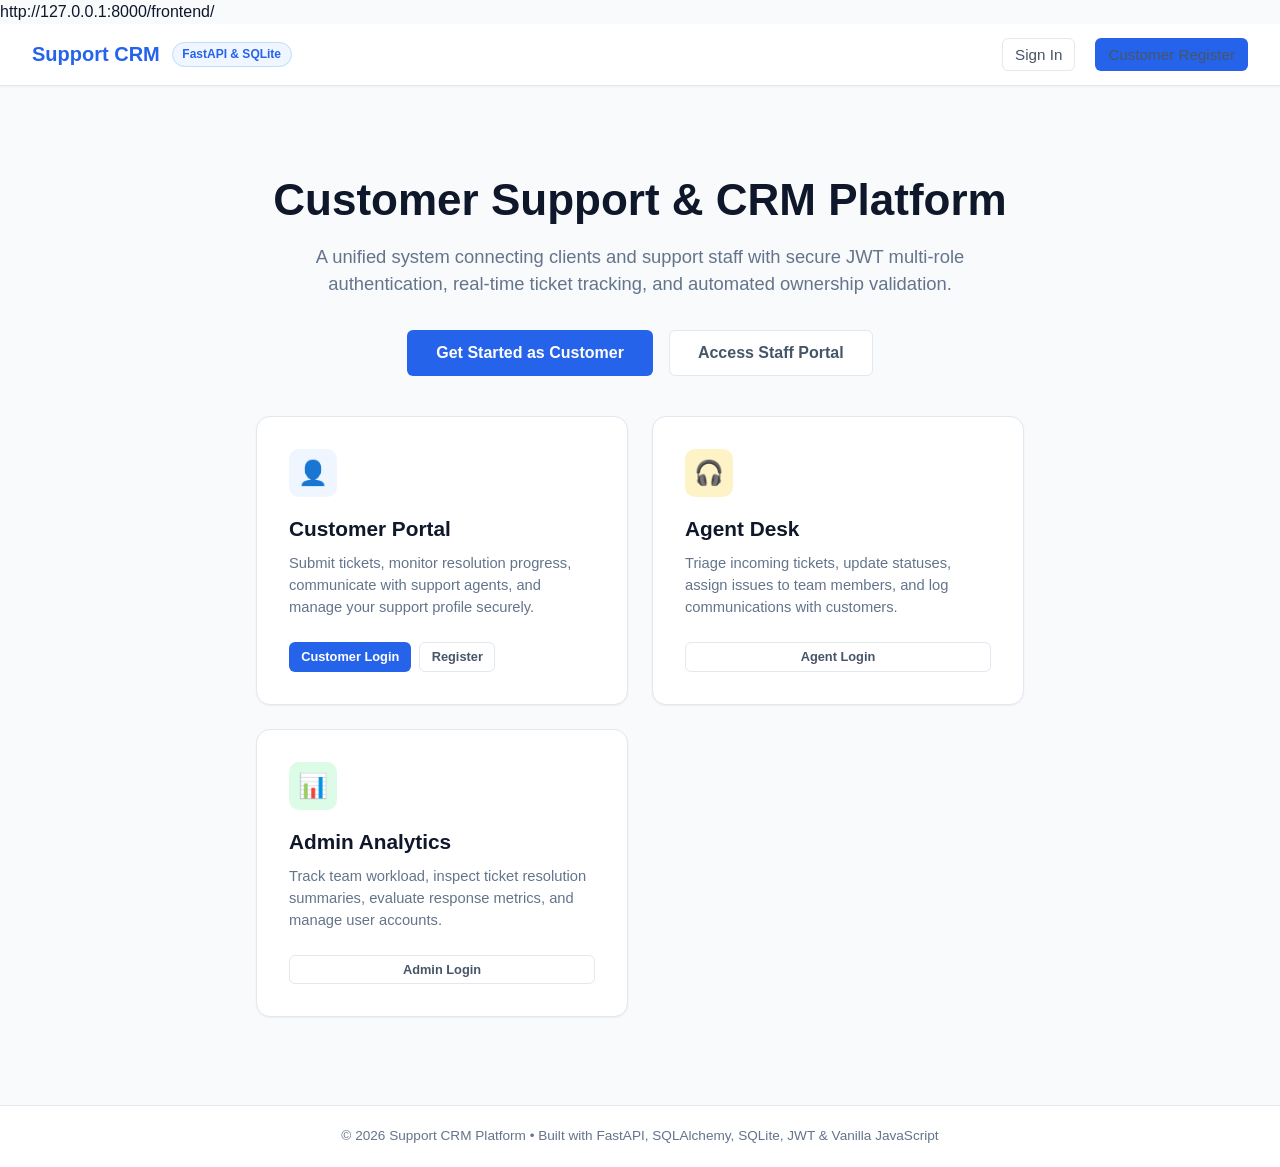
<file: frontend/index.html>
http://127.0.0.1:8000/frontend/<!DOCTYPE html>
<html lang="en">
<head>
    <meta charset="UTF-8">
    <meta name="viewport" content="width=device-width, initial-scale=1.0">
    <title>Support CRM - Customer Support Management System</title>
    <link rel="stylesheet" href="css/style.css">
</head>
<body>
    <nav class="navbar">
        <a href="index.html" class="nav-brand">
            <span>Support CRM</span>
            <span class="brand-badge">FastAPI & SQLite</span>
        </a>
        <div class="nav-links">
            <a href="login.html" class="btn btn-secondary btn-sm">Sign In</a>
            <a href="register.html" class="btn btn-primary btn-sm">Customer Register</a>
        </div>
    </nav>

    <div class="container">
        <section class="hero">
            <h1>Customer Support & CRM Platform</h1>
            <p>A unified system connecting clients and support staff with secure JWT multi-role authentication, real-time ticket tracking, and automated ownership validation.</p>
            
            <div style="display: flex; gap: 1rem; justify-content: center; flex-wrap: wrap;">
                <a href="register.html" class="btn btn-primary" style="padding: 0.75rem 1.75rem; font-size: 1rem;">Get Started as Customer</a>
                <a href="login.html" class="btn btn-secondary" style="padding: 0.75rem 1.75rem; font-size: 1rem;">Access Staff Portal</a>
            </div>

            <div class="portal-grid">
                <!-- Customer Portal Card -->
                <div class="portal-card">
                    <div>
                        <div class="stat-icon" style="background-color: var(--primary-light); color: var(--primary); margin-bottom: 1rem;">
                            👤
                        </div>
                        <h3>Customer Portal</h3>
                        <p>Submit tickets, monitor resolution progress, communicate with support agents, and manage your support profile securely.</p>
                    </div>
                    <div style="display: flex; gap: 0.5rem; flex-wrap: wrap;">
                        <a href="login.html?tab=customer" class="btn btn-primary btn-sm">Customer Login</a>
                        <a href="register.html" class="btn btn-secondary btn-sm">Register</a>
                    </div>
                </div>

                <!-- Agent Portal Card -->
                <div class="portal-card">
                    <div>
                        <div class="stat-icon" style="background-color: var(--warning-light); color: var(--warning); margin-bottom: 1rem;">
                            🎧
                        </div>
                        <h3>Agent Desk</h3>
                        <p>Triage incoming tickets, update statuses, assign issues to team members, and log communications with customers.</p>
                    </div>
                    <div>
                        <a href="login.html?tab=agent" class="btn btn-secondary btn-sm btn-block">Agent Login</a>
                    </div>
                </div>

                <!-- Admin Portal Card -->
                <div class="portal-card">
                    <div>
                        <div class="stat-icon" style="background-color: var(--success-light); color: var(--success); margin-bottom: 1rem;">
                            📊
                        </div>
                        <h3>Admin Analytics</h3>
                        <p>Track team workload, inspect ticket resolution summaries, evaluate response metrics, and manage user accounts.</p>
                    </div>
                    <div>
                        <a href="login.html?tab=agent" class="btn btn-secondary btn-sm btn-block">Admin Login</a>
                    </div>
                </div>
            </div>
        </section>
    </div>

    <footer>
        <p>&copy; 2026 Support CRM Platform &bull; Built with FastAPI, SQLAlchemy, SQLite, JWT & Vanilla JavaScript</p>
    </footer>
</body>
</html>
</file>
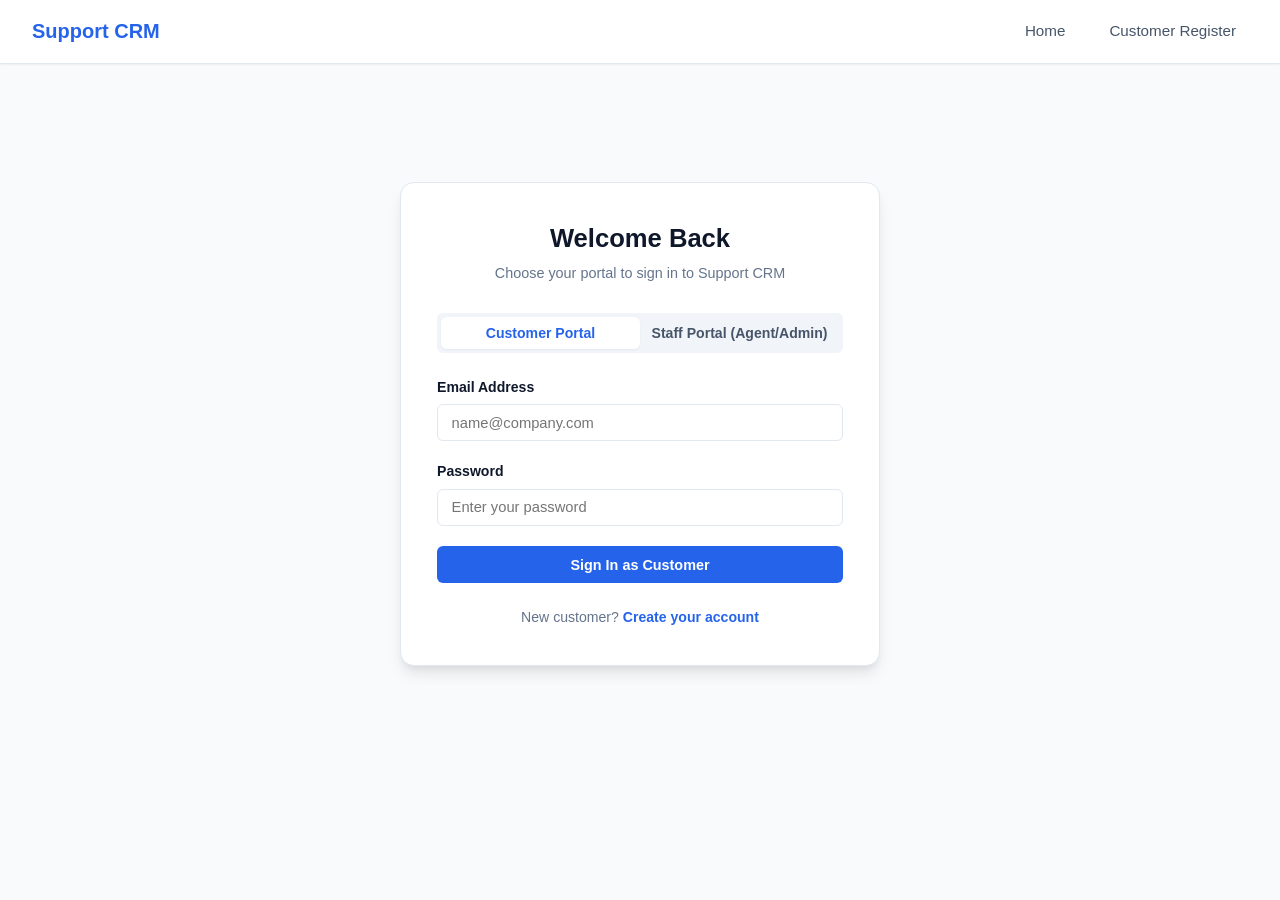
<file: frontend/login.html>
<!DOCTYPE html>
<html lang="en">
<head>
    <meta charset="UTF-8">
    <meta name="viewport" content="width=device-width, initial-scale=1.0">
    <title>Sign In - Support CRM</title>
    <link rel="stylesheet" href="css/style.css">
</head>
<body>
    <nav class="navbar">
        <a href="index.html" class="nav-brand">
            <span>Support CRM</span>
        </a>
        <div class="nav-links">
            <a href="index.html">Home</a>
            <a href="register.html">Customer Register</a>
        </div>
    </nav>

    <div class="auth-wrapper">
        <div class="auth-card">
            <div class="auth-header">
                <h2>Welcome Back</h2>
                <p>Choose your portal to sign in to Support CRM</p>
            </div>

            <!-- Tab Switcher -->
            <div class="auth-tabs">
                <button type="button" id="tab-customer" class="auth-tab-btn active" onclick="switchTab('customer')">Customer Portal</button>
                <button type="button" id="tab-staff" class="auth-tab-btn" onclick="switchTab('staff')">Staff Portal (Agent/Admin)</button>
            </div>

            <div id="login-alert" class="alert"></div>

            <!-- Customer Login Form -->
            <form id="customer-login-form" onsubmit="handleCustomerLogin(event)">
                <div class="form-group">
                    <label class="form-label" for="cust-email">Email Address</label>
                    <input type="email" id="cust-email" class="form-control" placeholder="name@company.com" required>
                </div>
                <div class="form-group">
                    <label class="form-label" for="cust-password">Password</label>
                    <input type="password" id="cust-password" class="form-control" placeholder="Enter your password" required>
                </div>
                <button type="submit" id="cust-btn" class="btn btn-primary btn-block">Sign In as Customer</button>
            </form>

            <!-- Staff (Agent/Admin) Login Form -->
            <form id="staff-login-form" style="display: none;" onsubmit="handleStaffLogin(event)">
                <div class="form-group">
                    <label class="form-label" for="staff-username">Username</label>
                    <input type="text" id="staff-username" class="form-control" placeholder="Agent or Admin username" required>
                </div>
                <div class="form-group">
                    <label class="form-label" for="staff-password">Password</label>
                    <input type="password" id="staff-password" class="form-control" placeholder="Enter your staff password" required>
                </div>
                <button type="submit" id="staff-btn" class="btn btn-primary btn-block">Sign In as Staff</button>
            </form>

            <div class="auth-footer" id="customer-footer">
                New customer? <a href="register.html">Create your account</a>
            </div>
            <div class="auth-footer" id="staff-footer" style="display: none;">
                Staff accounts are provisioned by system administrators.
            </div>
        </div>
    </div>

    <script src="js/api.js"></script>
    <script src="js/auth.js"></script>
    <script>
        function switchTab(type) {
            const custTab = document.getElementById("tab-customer");
            const staffTab = document.getElementById("tab-staff");
            const custForm = document.getElementById("customer-login-form");
            const staffForm = document.getElementById("staff-login-form");
            const custFooter = document.getElementById("customer-footer");
            const staffFooter = document.getElementById("staff-footer");

            Auth.hideAlert("login-alert");

            if (type === "customer") {
                custTab.classList.add("active");
                staffTab.classList.remove("active");
                custForm.style.display = "block";
                staffForm.style.display = "none";
                custFooter.style.display = "block";
                staffFooter.style.display = "none";
            } else {
                staffTab.classList.add("active");
                custTab.classList.remove("active");
                staffForm.style.display = "block";
                custForm.style.display = "none";
                staffFooter.style.display = "block";
                custFooter.style.display = "none";
            }
        }

        // Check query parameter (e.g. ?tab=agent or ?expired=1)
        window.addEventListener("DOMContentLoaded", () => {
            const params = new URLSearchParams(window.location.search);
            if (params.get("tab") === "agent" || params.get("tab") === "staff") {
                switchTab("staff");
            }
            if (params.get("expired") === "1") {
                Auth.showAlert("login-alert", "Your session has expired. Please sign in again.", "danger");
            }
            if (params.get("registered") === "1") {
                Auth.showAlert("login-alert", "Account created successfully! Please sign in with your credentials.", "success");
            }
        });

        // Customer Login Handler
        async function handleCustomerLogin(e) {
            e.preventDefault();
            Auth.hideAlert("login-alert");
            const email = document.getElementById("cust-email").value.trim();
            const password = document.getElementById("cust-password").value;
            const btn = document.getElementById("cust-btn");

            btn.disabled = true;
            btn.textContent = "Signing In...";

            try {
                const res = await API.post("/auth/customer/login", { email, password });
                API.setSession(res.access_token, res.customer, "customer");
                window.location.href = "customer/dashboard.html";
            } catch (err) {
                Auth.showAlert("login-alert", err.message || "Failed to sign in. Please verify your email and password.");
            } finally {
                btn.disabled = false;
                btn.textContent = "Sign In as Customer";
            }
        }

        // Staff (Agent/Admin) Login Handler
        async function handleStaffLogin(e) {
            e.preventDefault();
            Auth.hideAlert("login-alert");
            const username = document.getElementById("staff-username").value.trim();
            const password = document.getElementById("staff-password").value;
            const btn = document.getElementById("staff-btn");

            btn.disabled = true;
            btn.textContent = "Signing In...";

            try {
                // OAuth2 form data
                const formData = new URLSearchParams();
                formData.append("username", username);
                formData.append("password", password);

                const response = await fetch(`${API_BASE_URL}/auth/login`, {
                    method: "POST",
                    headers: { "Content-Type": "application/x-www-form-urlencoded" },
                    body: formData.toString()
                });

                if (!response.ok) {
                    const errData = await response.json().catch(() => ({}));
                    throw new Error(errData.detail || "Invalid username or password");
                }

                const data = await response.json();
                const token = data.access_token;

                // Fetch staff profile with token to identify role
                const meRes = await fetch(`${API_BASE_URL}/auth/me`, {
                    headers: { "Authorization": `Bearer ${token}` }
                });
                const user = await meRes.json();

                API.setSession(token, user, user.role || "agent");

                if (user.role === "admin") {
                    window.location.href = "admin/dashboard.html";
                } else {
                    window.location.href = "agent/dashboard.html";
                }
            } catch (err) {
                Auth.showAlert("login-alert", err.message || "Authentication failed. Check your staff credentials.");
            } finally {
                btn.disabled = false;
                btn.textContent = "Sign In as Staff";
            }
        }
    </script>
</body>
</html>
</file>
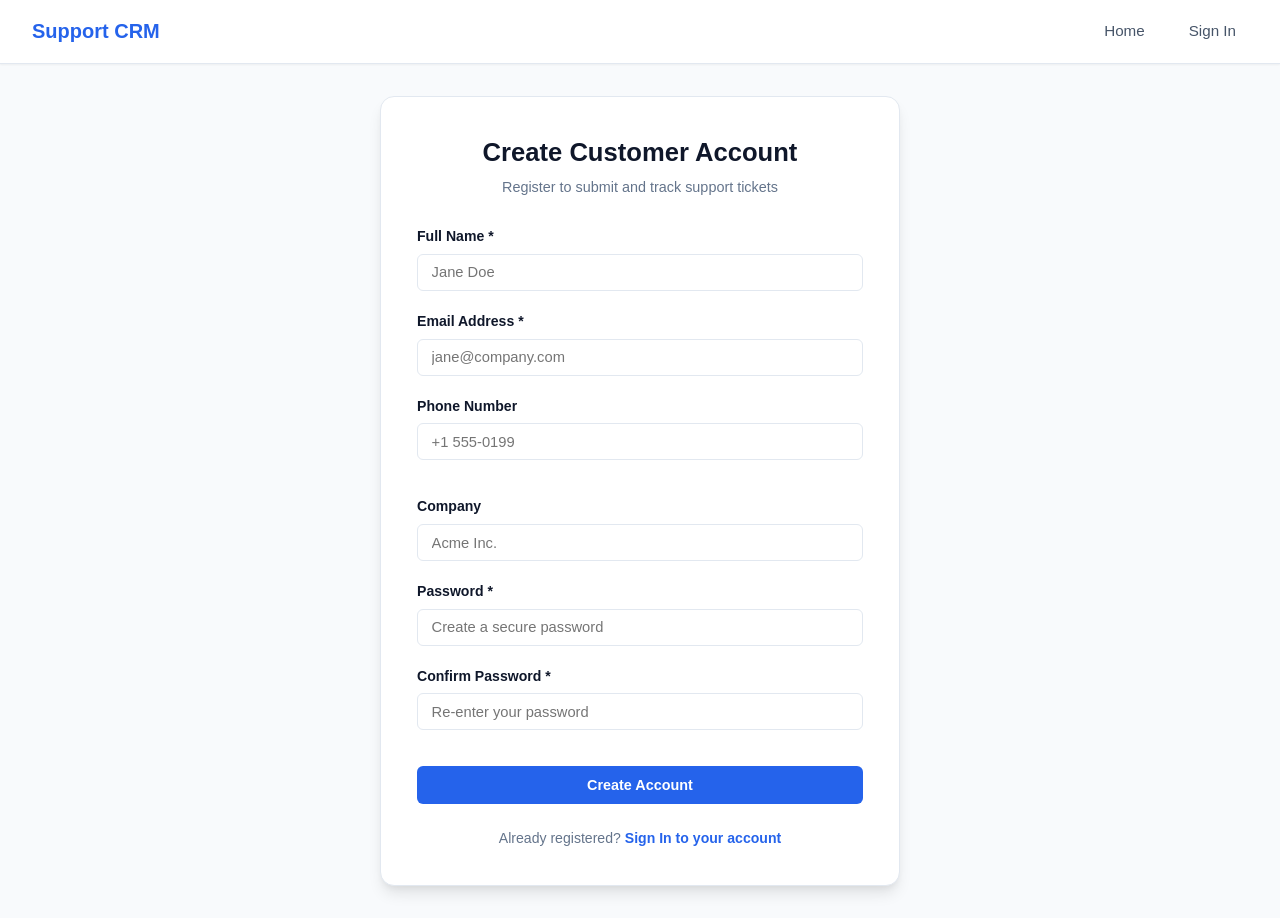
<file: frontend/register.html>
<!DOCTYPE html>
<html lang="en">
<head>
    <meta charset="UTF-8">
    <meta name="viewport" content="width=device-width, initial-scale=1.0">
    <title>Customer Registration - Support CRM</title>
    <link rel="stylesheet" href="css/style.css">
</head>
<body>
    <nav class="navbar">
        <a href="index.html" class="nav-brand">
            <span>Support CRM</span>
        </a>
        <div class="nav-links">
            <a href="index.html">Home</a>
            <a href="login.html">Sign In</a>
        </div>
    </nav>

    <div class="auth-wrapper">
        <div class="auth-card" style="max-width: 520px;">
            <div class="auth-header">
                <h2>Create Customer Account</h2>
                <p>Register to submit and track support tickets</p>
            </div>

            <div id="register-alert" class="alert"></div>

            <form id="register-form" onsubmit="handleRegister(event)">
                <div class="form-group">
                    <label class="form-label" for="reg-name">Full Name *</label>
                    <input type="text" id="reg-name" class="form-control" placeholder="Jane Doe" required>
                </div>

                <div class="form-group">
                    <label class="form-label" for="reg-email">Email Address *</label>
                    <input type="email" id="reg-email" class="form-control" placeholder="jane@company.com" required>
                </div>

                <div class="form-row">
                    <div class="form-group">
                        <label class="form-label" for="reg-phone">Phone Number</label>
                        <input type="tel" id="reg-phone" class="form-control" placeholder="+1 555-0199">
                    </div>
                    <div class="form-group">
                        <label class="form-label" for="reg-company">Company</label>
                        <input type="text" id="reg-company" class="form-control" placeholder="Acme Inc.">
                    </div>
                </div>

                <div class="form-group">
                    <label class="form-label" for="reg-password">Password *</label>
                    <input type="password" id="reg-password" class="form-control" placeholder="Create a secure password" minlength="6" required>
                </div>

                <div class="form-group">
                    <label class="form-label" for="reg-confirm">Confirm Password *</label>
                    <input type="password" id="reg-confirm" class="form-control" placeholder="Re-enter your password" minlength="6" required>
                </div>

                <button type="submit" id="reg-btn" class="btn btn-primary btn-block" style="margin-top: 1rem;">Create Account</button>
            </form>

            <div class="auth-footer">
                Already registered? <a href="login.html?tab=customer">Sign In to your account</a>
            </div>
        </div>
    </div>

    <script src="js/api.js"></script>
    <script src="js/auth.js"></script>
    <script>
        async function handleRegister(e) {
            e.preventDefault();
            Auth.hideAlert("register-alert");

            const name = document.getElementById("reg-name").value.trim();
            const email = document.getElementById("reg-email").value.trim();
            const phone = document.getElementById("reg-phone").value.trim();
            const company = document.getElementById("reg-company").value.trim();
            const password = document.getElementById("reg-password").value;
            const confirm = document.getElementById("reg-confirm").value;
            const btn = document.getElementById("reg-btn");

            if (password !== confirm) {
                Auth.showAlert("register-alert", "Passwords do not match. Please re-enter.");
                return;
            }

            btn.disabled = true;
            btn.textContent = "Creating Account...";

            try {
                await API.post("/auth/customer/register", {
                    name,
                    email,
                    password,
                    phone: phone || null,
                    company: company || null
                });

                // Registration successful -> redirect to login with notification
                window.location.href = "login.html?tab=customer&registered=1";
            } catch (err) {
                Auth.showAlert("register-alert", err.message || "Registration failed. Please try a different email address.");
            } finally {
                btn.disabled = false;
                btn.textContent = "Create Account";
            }
        }
    </script>
</body>
</html>
</file>
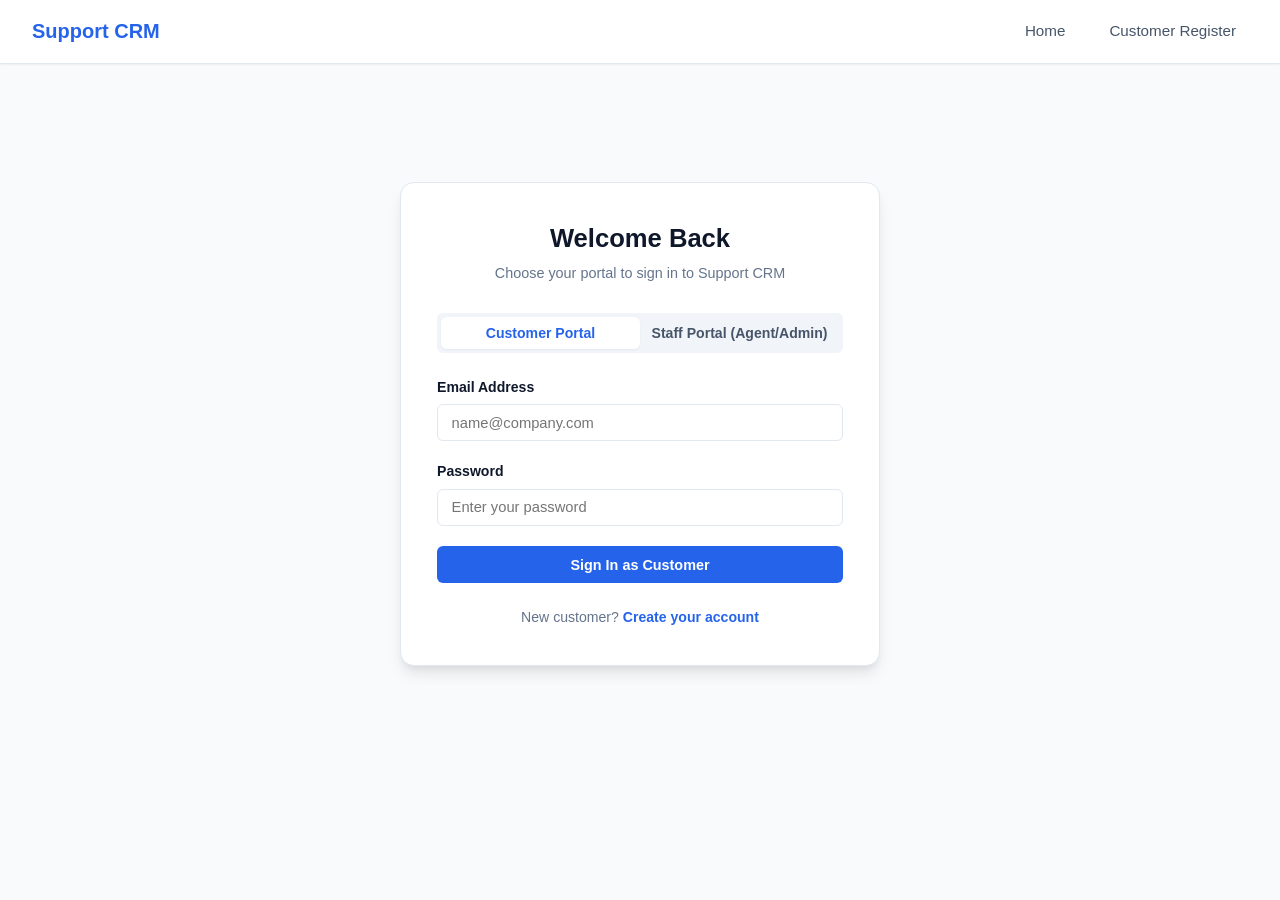
<file: frontend/admin/dashboard.html>
<!DOCTYPE html>
<html lang="en">
<head>
    <meta charset="UTF-8">
    <meta name="viewport" content="width=device-width, initial-scale=1.0">
    <title>Admin Reports & Analytics - Support CRM</title>
    <link rel="stylesheet" href="../css/style.css">
</head>
<body>
    <nav class="navbar">
        <a href="dashboard.html" class="nav-brand">
            <span>Support CRM</span>
            <span class="brand-badge" style="background-color: var(--success-light); color: var(--success); border-color: var(--success-border);">Admin Analytics</span>
        </a>
        <div class="nav-links">
            <a href="dashboard.html" class="active">Reports & Analytics</a>
            <a href="../agent/tickets.html">All Tickets</a>
            <a href="../agent/customers.html">Customers</a>
            <a href="../agent/dashboard.html">Agent Workspace</a>
        </div>
        <div class="nav-user">
            <div class="user-badge">
                <span id="nav-user-name">Admin</span>
                <span style="font-size: 0.75rem; background: #dcfce7; color: #166534; padding: 2px 6px; border-radius: 4px; font-weight: 700;">ADMIN</span>
            </div>
            <button onclick="Auth.logout()" class="btn btn-secondary btn-sm">Sign Out</button>
        </div>
    </nav>

    <div class="container">
        <div class="page-header">
            <div>
                <h1 class="page-title">Analytics & Reports</h1>
                <p class="page-subtitle">Real-time performance metrics and ticket distribution analytics</p>
            </div>
            <div>
                <a href="../agent/tickets.html" class="btn btn-secondary">Go to Ticket Queue &rarr;</a>
            </div>
        </div>

        <!-- Analytics Metric Cards from /reports/tickets-summary -->
        <div class="stats-grid">
            <div class="stat-card stat-primary">
                <div class="stat-icon">📊</div>
                <div class="stat-info">
                    <div class="stat-value" id="rep-total">0</div>
                    <div class="stat-label">Total System Tickets</div>
                </div>
            </div>

            <div class="stat-card stat-info-theme">
                <div class="stat-icon">📬</div>
                <div class="stat-info">
                    <div class="stat-value" id="rep-open">0</div>
                    <div class="stat-label">Open Tickets</div>
                </div>
            </div>

            <div class="stat-card stat-warning">
                <div class="stat-icon">⚙️</div>
                <div class="stat-info">
                    <div class="stat-value" id="rep-inprogress">0</div>
                    <div class="stat-label">In Progress</div>
                </div>
            </div>

            <div class="stat-card stat-success">
                <div class="stat-icon">🎯</div>
                <div class="stat-info">
                    <div class="stat-value" id="rep-resolved">0</div>
                    <div class="stat-label">Resolved / Closed</div>
                </div>
            </div>

            <div class="stat-card stat-info-theme">
                <div class="stat-icon">⏱️</div>
                <div class="stat-info">
                    <div class="stat-value" id="rep-resp-time">24 hrs</div>
                    <div class="stat-label">Avg Response Time</div>
                </div>
            </div>
        </div>

        <div style="display: grid; grid-template-columns: 1fr 1fr; gap: 1.5rem; align-items: start;">
            <!-- Agent Workload Table from /reports/agent-workload -->
            <div class="card">
                <div class="card-header">
                    <h2 class="card-title">Agent Workload Distribution</h2>
                </div>
                <div class="table-responsive">
                    <table class="data-table">
                        <thead>
                            <tr>
                                <th>Agent Username</th>
                                <th>Assigned Tickets</th>
                            </tr>
                        </thead>
                        <tbody id="workload-tbody">
                            <tr>
                                <td colspan="2" style="text-align: center; padding: 2rem; color: var(--text-muted);">Loading agent workload...</td>
                            </tr>
                        </tbody>
                    </table>
                </div>
            </div>

            <!-- System Overview Card -->
            <div class="card">
                <div class="card-header">
                    <h2 class="card-title">System Status & Endpoints</h2>
                </div>
                <div class="card-body" style="font-size: 0.92rem; line-height: 1.8;">
                    <p><strong>FastAPI Swagger Documentation:</strong> <a href="/docs" target="_blank" style="color: var(--primary); font-weight: 600;">/docs</a></p>
                    <p><strong>FastAPI ReDoc:</strong> <a href="/redoc" target="_blank" style="color: var(--primary); font-weight: 600;">/redoc</a></p>
                    <p><strong>Database:</strong> SQLite (<code>crm.db</code>) with SQLAlchemy ORM</p>
                    <p><strong>Authentication:</strong> JWT (HS256) with Bcrypt Password Hashing</p>
                    <p><strong>Access Control:</strong> Customer-isolated tickets & Staff multi-role authorization</p>
                </div>
            </div>
        </div>
    </div>

    <footer>
        <p>&copy; 2026 Support CRM Platform &bull; Admin Workspace</p>
    </footer>

    <script src="../js/api.js"></script>
    <script src="../js/auth.js"></script>
    <script src="../js/admin.js"></script>
    <script>
        document.addEventListener("DOMContentLoaded", () => {
            AdminApp.loadReports();
        });
    </script>
</body>
</html>
</file>
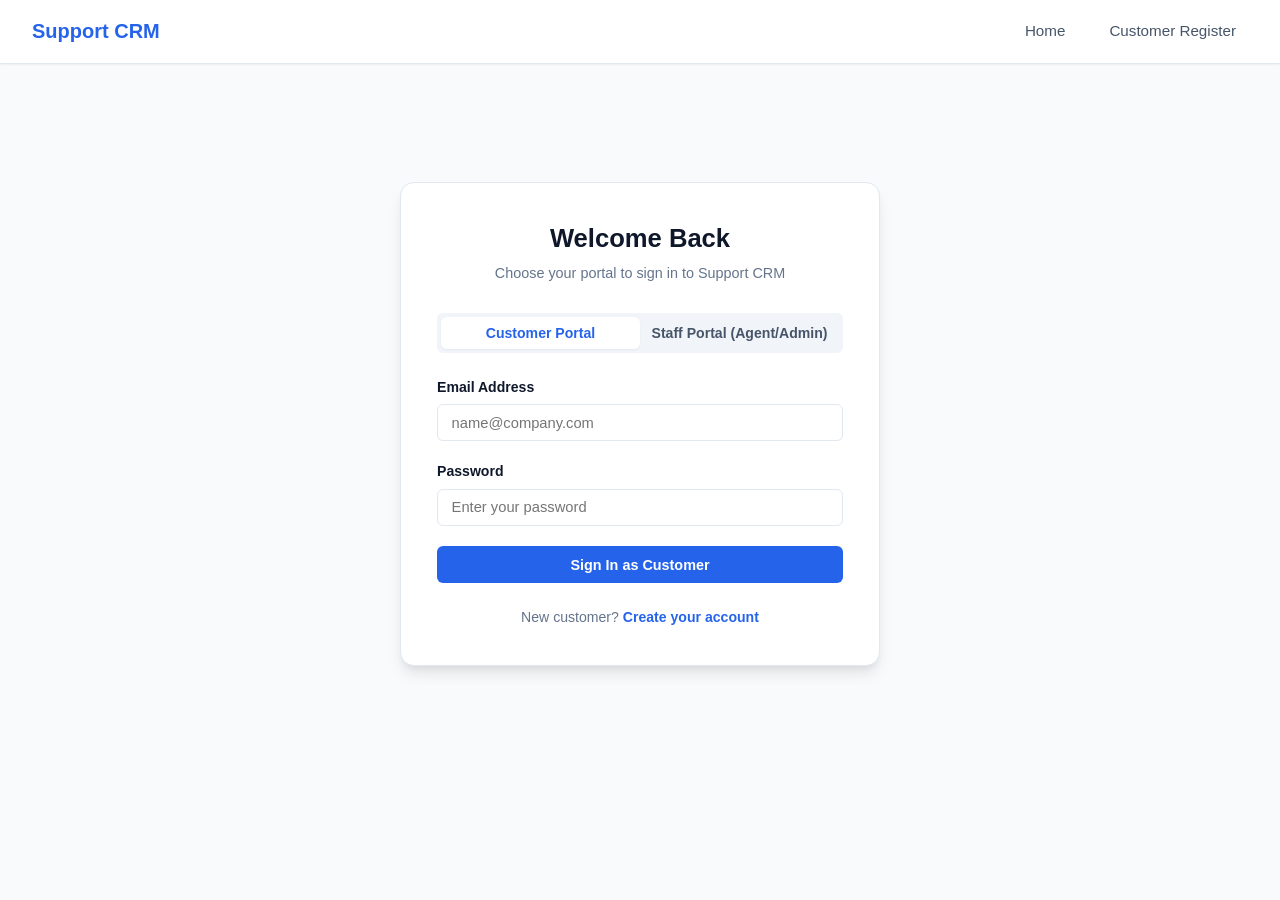
<file: frontend/agent/customers.html>
<!DOCTYPE html>
<html lang="en">
<head>
    <meta charset="UTF-8">
    <meta name="viewport" content="width=device-width, initial-scale=1.0">
    <title>Customers Directory - Support CRM</title>
    <link rel="stylesheet" href="../css/style.css">
</head>
<body>
    <nav class="navbar">
        <a href="dashboard.html" class="nav-brand">
            <span>Support CRM</span>
            <span class="brand-badge" style="background-color: var(--warning-light); color: var(--warning); border-color: var(--warning-border);">Agent Desk</span>
        </a>
        <div class="nav-links">
            <a href="dashboard.html">Dashboard</a>
            <a href="tickets.html">All Tickets</a>
            <a href="customers.html" class="active">Customers</a>
            <a href="../admin/dashboard.html">Reports</a>
        </div>
        <div class="nav-user">
            <div class="user-badge">
                <span id="nav-user-name">Staff</span>
                <span style="font-size: 0.75rem; background: #e2e8f0; padding: 2px 6px; border-radius: 4px;">AGENT</span>
            </div>
            <button onclick="Auth.logout()" class="btn btn-secondary btn-sm">Sign Out</button>
        </div>
    </nav>

    <div class="container">
        <div class="page-header">
            <div>
                <h1 class="page-title">Customer Directory</h1>
                <p class="page-subtitle">View client accounts and contact information</p>
            </div>
        </div>

        <div class="card">
            <div class="card-header">
                <h2 class="card-title">Registered Customers</h2>
            </div>
            <div class="table-responsive">
                <table class="data-table">
                    <thead>
                        <tr>
                            <th>Customer ID</th>
                            <th>Full Name</th>
                            <th>Email Address</th>
                            <th>Phone</th>
                            <th>Company</th>
                            <th>Notes</th>
                        </tr>
                    </thead>
                    <tbody id="agent-customers-tbody">
                        <tr>
                            <td colspan="6" style="text-align: center; padding: 2rem; color: var(--text-muted);">Loading customers...</td>
                        </tr>
                    </tbody>
                </table>
            </div>
        </div>
    </div>

    <footer>
        <p>&copy; 2026 Support CRM Platform &bull; Staff Workspace</p>
    </footer>

    <script src="../js/api.js"></script>
    <script src="../js/auth.js"></script>
    <script src="../js/agent.js"></script>
    <script>
        document.addEventListener("DOMContentLoaded", () => {
            AgentApp.loadCustomersList();
        });
    </script>
</body>
</html>
</file>
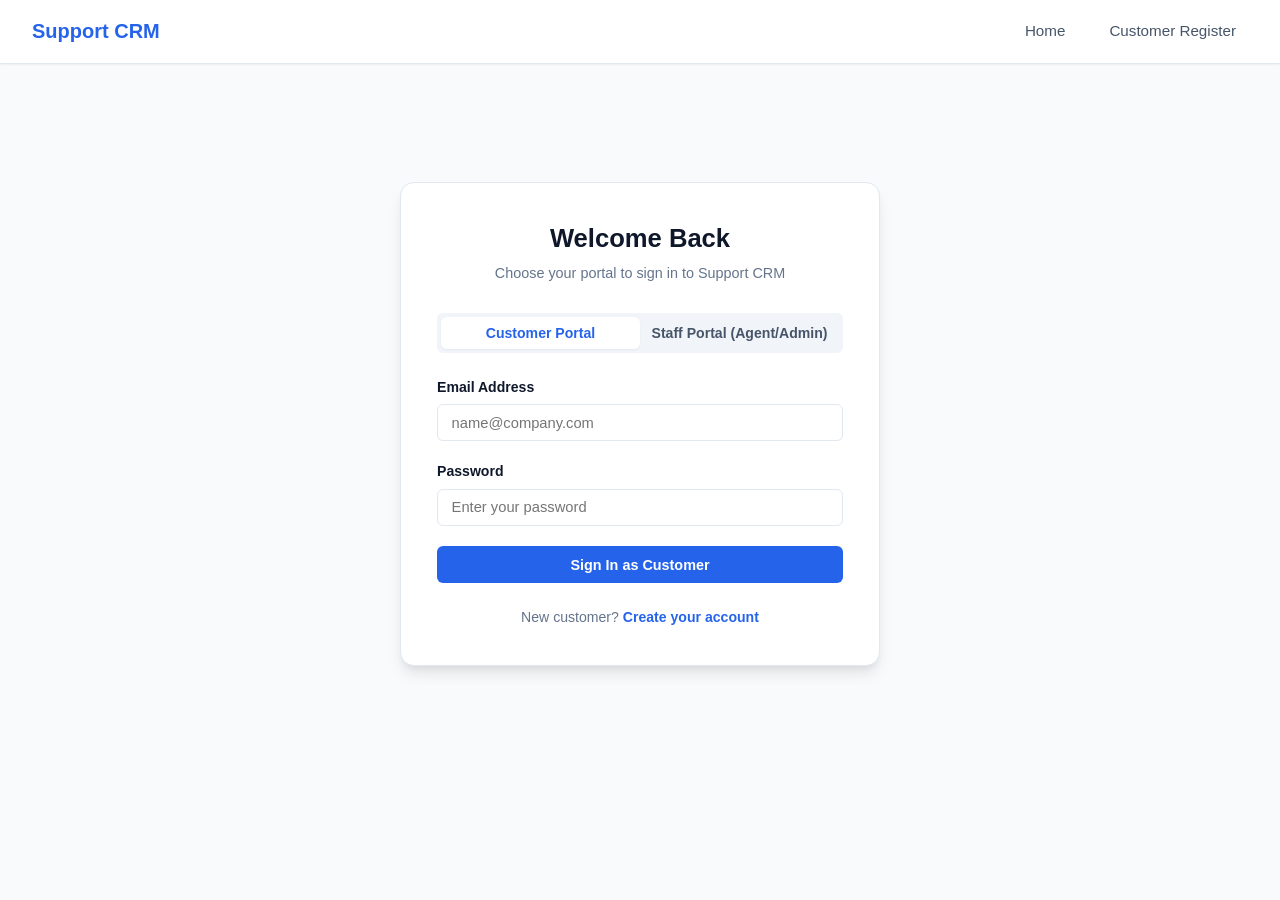
<file: frontend/agent/dashboard.html>
<!DOCTYPE html>
<html lang="en">
<head>
    <meta charset="UTF-8">
    <meta name="viewport" content="width=device-width, initial-scale=1.0">
    <title>Agent Dashboard - Support CRM</title>
    <link rel="stylesheet" href="../css/style.css">
</head>
<body>
    <nav class="navbar">
        <a href="dashboard.html" class="nav-brand">
            <span>Support CRM</span>
            <span class="brand-badge" style="background-color: var(--warning-light); color: var(--warning); border-color: var(--warning-border);">Agent Desk</span>
        </a>
        <div class="nav-links">
            <a href="dashboard.html" class="active">Dashboard</a>
            <a href="tickets.html">All Tickets</a>
            <a href="customers.html">Customers</a>
            <a href="../admin/dashboard.html">Reports</a>
        </div>
        <div class="nav-user">
            <div class="user-badge">
                <span id="nav-user-name">Staff</span>
                <span style="font-size: 0.75rem; background: #e2e8f0; padding: 2px 6px; border-radius: 4px;">AGENT</span>
            </div>
            <button onclick="Auth.logout()" class="btn btn-secondary btn-sm">Sign Out</button>
        </div>
    </nav>

    <div class="container">
        <div class="page-header">
            <div>
                <h1 class="page-title">Agent Workspace</h1>
                <p class="page-subtitle">Welcome back, <span id="welcome-agent-name">Agent</span>. Here is today's support queue.</p>
            </div>
            <div>
                <a href="tickets.html" class="btn btn-primary">Manage All Tickets</a>
            </div>
        </div>

        <!-- Metrics Cards -->
        <div class="stats-grid">
            <div class="stat-card stat-primary">
                <div class="stat-icon">📋</div>
                <div class="stat-info">
                    <div class="stat-value" id="stat-total-tickets">0</div>
                    <div class="stat-label">Total Tickets</div>
                </div>
            </div>

            <div class="stat-card stat-info-theme">
                <div class="stat-icon">🔔</div>
                <div class="stat-info">
                    <div class="stat-value" id="stat-open-tickets">0</div>
                    <div class="stat-label">Open / Unassigned</div>
                </div>
            </div>

            <div class="stat-card stat-warning">
                <div class="stat-icon">🛠️</div>
                <div class="stat-info">
                    <div class="stat-value" id="stat-inprogress-tickets">0</div>
                    <div class="stat-label">In Progress</div>
                </div>
            </div>

            <div class="stat-card stat-success">
                <div class="stat-icon">🎉</div>
                <div class="stat-info">
                    <div class="stat-value" id="stat-resolved-tickets">0</div>
                    <div class="stat-label">Resolved</div>
                </div>
            </div>

            <div class="stat-card stat-primary">
                <div class="stat-icon">👥</div>
                <div class="stat-info">
                    <div class="stat-value" id="stat-total-customers">0</div>
                    <div class="stat-label">Registered Customers</div>
                </div>
            </div>
        </div>

        <!-- Recent Tickets Table -->
        <div class="card">
            <div class="card-header">
                <h2 class="card-title">Recent Tickets Needing Attention</h2>
                <a href="tickets.html" class="btn btn-secondary btn-sm">View Full Queue &rarr;</a>
            </div>
            <div class="table-responsive">
                <table class="data-table">
                    <thead>
                        <tr>
                            <th>ID</th>
                            <th>Subject</th>
                            <th>Customer</th>
                            <th>Status</th>
                            <th>Priority</th>
                            <th>Assigned Agent</th>
                            <th>Action</th>
                        </tr>
                    </thead>
                    <tbody id="agent-recent-tickets">
                        <tr>
                            <td colspan="7" style="text-align: center; padding: 2rem; color: var(--text-muted);">Loading tickets...</td>
                        </tr>
                    </tbody>
                </table>
            </div>
        </div>
    </div>

    <footer>
        <p>&copy; 2026 Support CRM Platform &bull; Staff Workspace</p>
    </footer>

    <script src="../js/api.js"></script>
    <script src="../js/auth.js"></script>
    <script src="../js/agent.js"></script>
    <script>
        document.addEventListener("DOMContentLoaded", () => {
            AgentApp.loadDashboard();
        });
    </script>
</body>
</html>
</file>
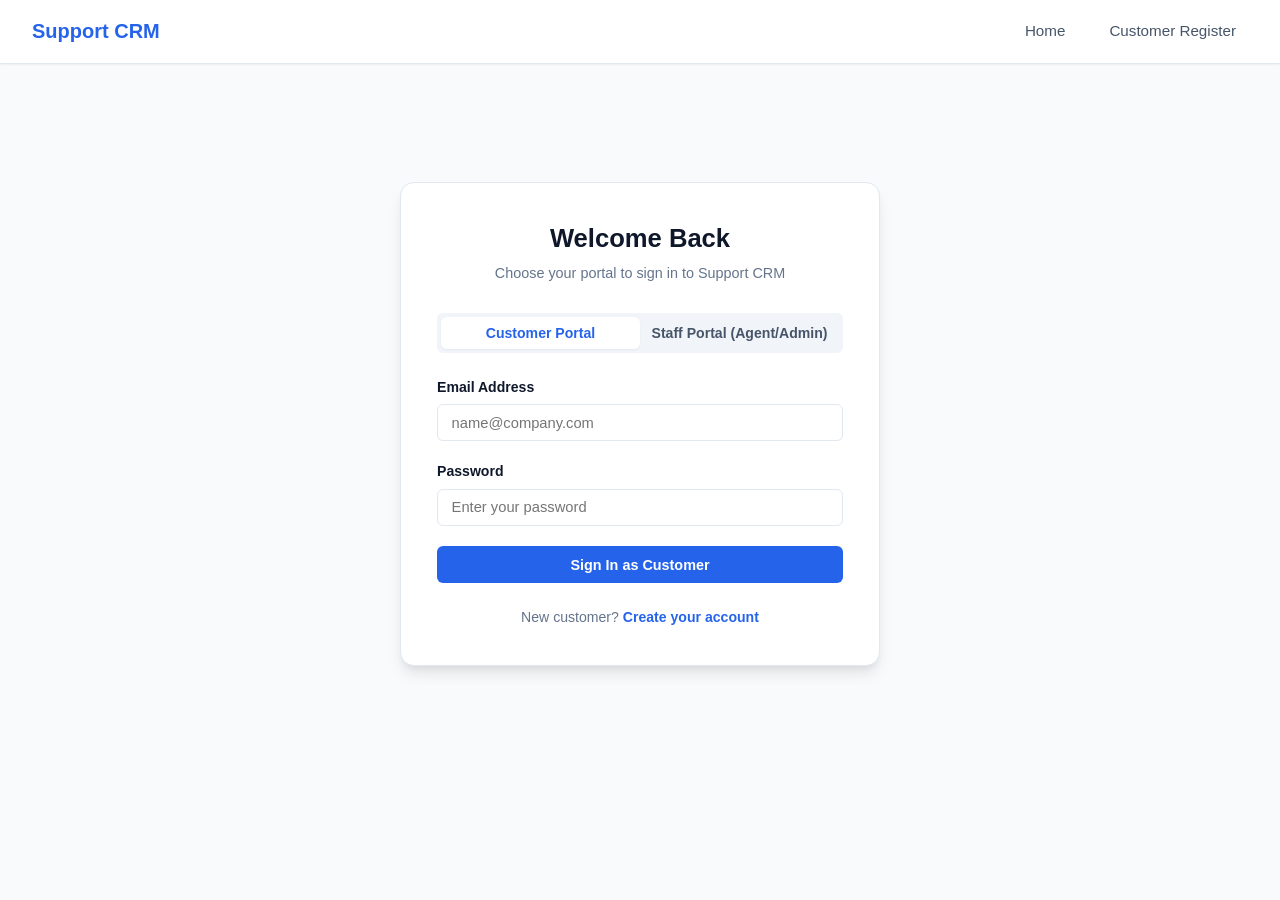
<file: frontend/agent/ticket-detail.html>
<!DOCTYPE html>
<html lang="en">
<head>
    <meta charset="UTF-8">
    <meta name="viewport" content="width=device-width, initial-scale=1.0">
    <title>Manage Ticket - Support CRM</title>
    <link rel="stylesheet" href="../css/style.css">
</head>
<body>
    <nav class="navbar">
        <a href="dashboard.html" class="nav-brand">
            <span>Support CRM</span>
            <span class="brand-badge" style="background-color: var(--warning-light); color: var(--warning); border-color: var(--warning-border);">Agent Desk</span>
        </a>
        <div class="nav-links">
            <a href="dashboard.html">Dashboard</a>
            <a href="tickets.html" class="active">All Tickets</a>
            <a href="customers.html">Customers</a>
            <a href="../admin/dashboard.html">Reports</a>
        </div>
        <div class="nav-user">
            <div class="user-badge">
                <span id="nav-user-name">Staff</span>
                <span style="font-size: 0.75rem; background: #e2e8f0; padding: 2px 6px; border-radius: 4px;">AGENT</span>
            </div>
            <button onclick="Auth.logout()" class="btn btn-secondary btn-sm">Sign Out</button>
        </div>
    </nav>

    <div class="container">
        <div class="page-header">
            <div>
                <a href="tickets.html" style="color: var(--secondary); text-decoration: none; font-size: 0.88rem; font-weight: 600;">&larr; Back to Ticket Queue</a>
                <h1 class="page-title" style="margin-top: 0.5rem;">
                    <span id="agent-ticket-id">#...</span>: <span id="agent-ticket-title">Loading Ticket...</span>
                </h1>
            </div>
            <div style="display: flex; gap: 0.5rem; align-items: center;">
                <span id="agent-ticket-status-badge"></span>
                <span id="agent-ticket-priority-badge"></span>
            </div>
        </div>

        <div style="display: grid; grid-template-columns: 2fr 1fr; gap: 1.5rem; align-items: start;">
            <!-- Left: Description & Communications -->
            <div>
                <div class="card">
                    <div class="card-header">
                        <h2 class="card-title">Issue Description</h2>
                    </div>
                    <div class="card-body">
                        <p id="agent-ticket-desc" style="white-space: pre-wrap; font-size: 0.95rem; line-height: 1.6;"></p>
                    </div>
                </div>

                <!-- Communication History -->
                <div class="card">
                    <div class="card-header">
                        <h2 class="card-title">Communication Logs & History</h2>
                    </div>
                    <div class="card-body">
                        <div id="agent-timeline" class="timeline">
                            <p style="color: var(--text-muted); font-size: 0.9rem;">Loading history...</p>
                        </div>

                        <!-- Add Communication Log Form -->
                        <div style="margin-top: 2rem; border-top: 1px solid var(--border-color); padding-top: 1.5rem;">
                            <h3 style="font-size: 1rem; font-weight: 600; margin-bottom: 0.75rem;">Record New Communication Log</h3>
                            <form onsubmit="AgentApp.handleAddLog(event)">
                                <div class="form-row" style="margin-bottom: 0.75rem;">
                                    <div class="form-group" style="margin-bottom: 0;">
                                        <label class="form-label" for="log-type">Interaction Channel</label>
                                        <select id="log-type" class="form-control">
                                            <option value="chat">Chat / Message</option>
                                            <option value="call">Phone Call</option>
                                            <option value="email">Email</option>
                                        </select>
                                    </div>
                                </div>
                                <div class="form-group">
                                    <label class="form-label" for="agent-log-content">Interaction Summary / Notes</label>
                                    <textarea id="agent-log-content" class="form-control" rows="3" placeholder="Summarize call notes, email content, or customer advice..." required></textarea>
                                </div>
                                <button type="submit" id="add-log-btn" class="btn btn-primary btn-sm">Record Communication</button>
                            </form>
                        </div>
                    </div>
                </div>
            </div>

            <!-- Right: Management Actions -->
            <div>
                <!-- Ticket Update Card -->
                <div class="card">
                    <div class="card-header">
                        <h2 class="card-title">Manage Ticket</h2>
                    </div>
                    <div class="card-body">
                        <div id="manage-alert" class="alert"></div>

                        <form onsubmit="AgentApp.handleUpdateTicket(event)">
                            <div class="form-group">
                                <label class="form-label" for="update-status">Ticket Status</label>
                                <select id="update-status" class="form-control">
                                    <option value="open">Open</option>
                                    <option value="in-progress">In Progress</option>
                                    <option value="resolved">Resolved</option>
                                    <option value="closed">Closed</option>
                                </select>
                            </div>

                            <div class="form-group">
                                <label class="form-label" for="update-priority">Priority</label>
                                <select id="update-priority" class="form-control">
                                    <option value="low">Low</option>
                                    <option value="medium">Medium</option>
                                    <option value="high">High</option>
                                    <option value="urgent">Urgent</option>
                                </select>
                            </div>

                            <button type="submit" id="update-ticket-btn" class="btn btn-primary btn-block">Save Changes</button>
                        </form>

                        <hr style="margin: 1.25rem 0; border: none; border-top: 1px solid var(--border-color);">

                        <button type="button" onclick="AgentApp.handleAssignToMe()" class="btn btn-secondary btn-block">Assign to Me</button>
                    </div>
                </div>

                <!-- Metadata Card -->
                <div class="card">
                    <div class="card-header">
                        <h2 class="card-title">Ticket Information</h2>
                    </div>
                    <div class="card-body" style="font-size: 0.9rem;">
                        <div style="margin-bottom: 1rem;">
                            <span style="color: var(--text-muted); display: block; font-size: 0.8rem; font-weight: 600; text-transform: uppercase;">Customer</span>
                            <span id="agent-ticket-customer" style="font-weight: 600;">-</span>
                        </div>
                        <div style="margin-bottom: 1rem;">
                            <span style="color: var(--text-muted); display: block; font-size: 0.8rem; font-weight: 600; text-transform: uppercase;">Created At</span>
                            <span id="agent-ticket-created">-</span>
                        </div>
                    </div>
                </div>
            </div>
        </div>
    </div>

    <footer>
        <p>&copy; 2026 Support CRM Platform &bull; Staff Workspace</p>
    </footer>

    <script src="../js/api.js"></script>
    <script src="../js/auth.js"></script>
    <script src="../js/agent.js"></script>
    <script>
        document.addEventListener("DOMContentLoaded", () => {
            AgentApp.loadTicketDetail();
        });
    </script>
</body>
</html>
</file>
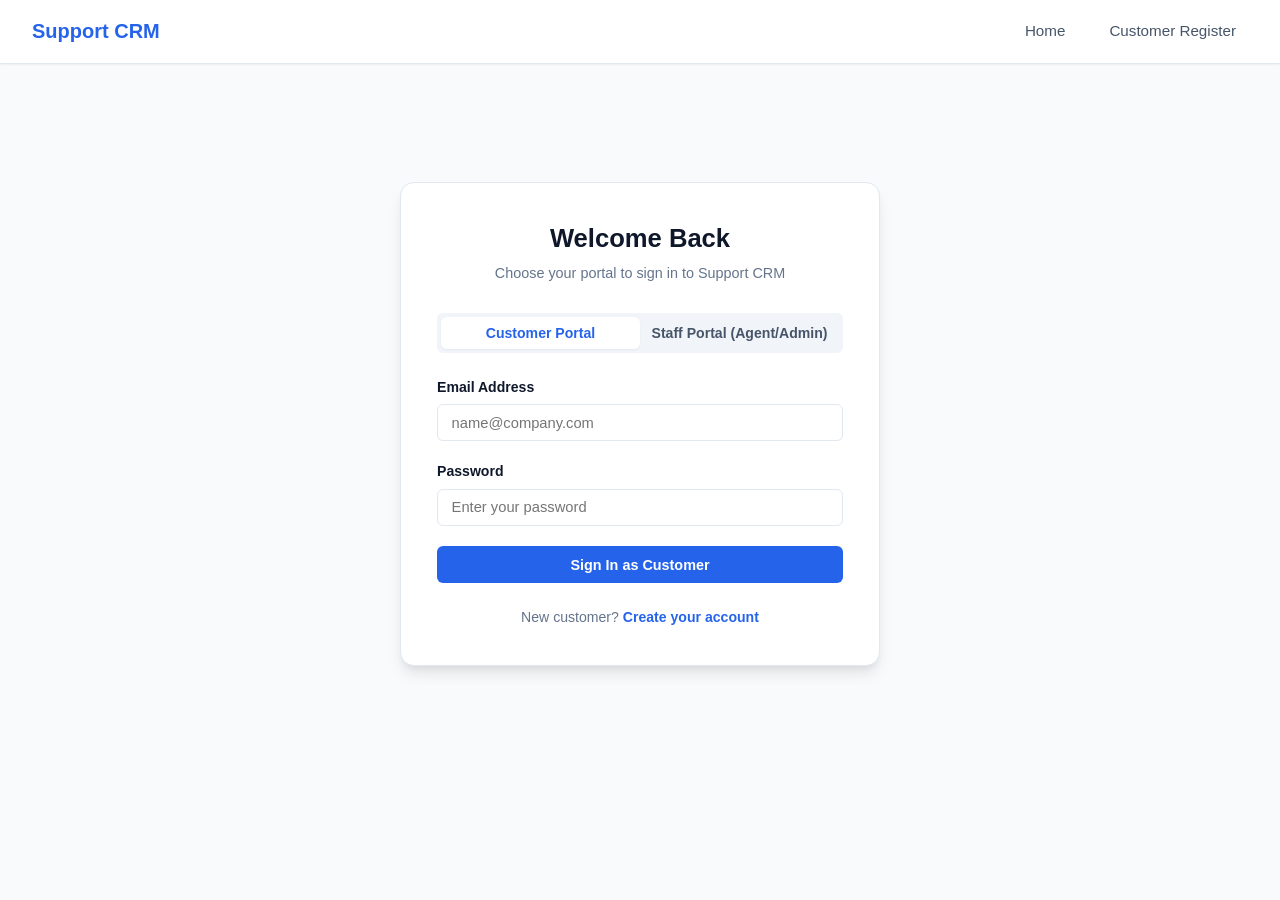
<file: frontend/agent/tickets.html>
<!DOCTYPE html>
<html lang="en">
<head>
    <meta charset="UTF-8">
    <meta name="viewport" content="width=device-width, initial-scale=1.0">
    <title>All Tickets - Support CRM</title>
    <link rel="stylesheet" href="../css/style.css">
</head>
<body>
    <nav class="navbar">
        <a href="dashboard.html" class="nav-brand">
            <span>Support CRM</span>
            <span class="brand-badge" style="background-color: var(--warning-light); color: var(--warning); border-color: var(--warning-border);">Agent Desk</span>
        </a>
        <div class="nav-links">
            <a href="dashboard.html">Dashboard</a>
            <a href="tickets.html" class="active">All Tickets</a>
            <a href="customers.html">Customers</a>
            <a href="../admin/dashboard.html">Reports</a>
        </div>
        <div class="nav-user">
            <div class="user-badge">
                <span id="nav-user-name">Staff</span>
                <span style="font-size: 0.75rem; background: #e2e8f0; padding: 2px 6px; border-radius: 4px;">AGENT</span>
            </div>
            <button onclick="Auth.logout()" class="btn btn-secondary btn-sm">Sign Out</button>
        </div>
    </nav>

    <div class="container">
        <div class="page-header">
            <div>
                <h1 class="page-title">Support Tickets Queue</h1>
                <p class="page-subtitle">Manage, assign, and resolve customer support issues</p>
            </div>
        </div>

        <div class="card">
            <!-- Filter Bar -->
            <div class="card-header" style="flex-wrap: wrap; gap: 1rem;">
                <div style="display: flex; gap: 0.75rem; flex: 1; min-width: 260px;">
                    <input type="text" id="agent-search-input" class="form-control" placeholder="Search by ticket title, customer name, or ID..." oninput="AgentApp.filterTickets()">
                </div>
                <div style="display: flex; gap: 0.75rem; flex-wrap: wrap;">
                    <select id="agent-filter-status" class="form-control" style="width: auto;" onchange="AgentApp.filterTickets()">
                        <option value="">All Statuses</option>
                        <option value="open">Open</option>
                        <option value="in-progress">In Progress</option>
                        <option value="resolved">Resolved</option>
                        <option value="closed">Closed</option>
                    </select>

                    <select id="agent-filter-priority" class="form-control" style="width: auto;" onchange="AgentApp.filterTickets()">
                        <option value="">All Priorities</option>
                        <option value="low">Low</option>
                        <option value="medium">Medium</option>
                        <option value="high">High</option>
                        <option value="urgent">Urgent</option>
                    </select>
                </div>
            </div>

            <!-- Table -->
            <div class="table-responsive">
                <table class="data-table">
                    <thead>
                        <tr>
                            <th>Ticket ID</th>
                            <th>Subject</th>
                            <th>Customer</th>
                            <th>Status</th>
                            <th>Priority</th>
                            <th>Assigned Agent</th>
                            <th>Action</th>
                        </tr>
                    </thead>
                    <tbody id="agent-tickets-tbody">
                        <tr>
                            <td colspan="7" style="text-align: center; padding: 2rem; color: var(--text-muted);">Loading ticket queue...</td>
                        </tr>
                    </tbody>
                </table>
            </div>
        </div>
    </div>

    <footer>
        <p>&copy; 2026 Support CRM Platform &bull; Staff Workspace</p>
    </footer>

    <script src="../js/api.js"></script>
    <script src="../js/auth.js"></script>
    <script src="../js/agent.js"></script>
    <script>
        document.addEventListener("DOMContentLoaded", () => {
            AgentApp.loadTicketsList();
        });
    </script>
</body>
</html>
</file>
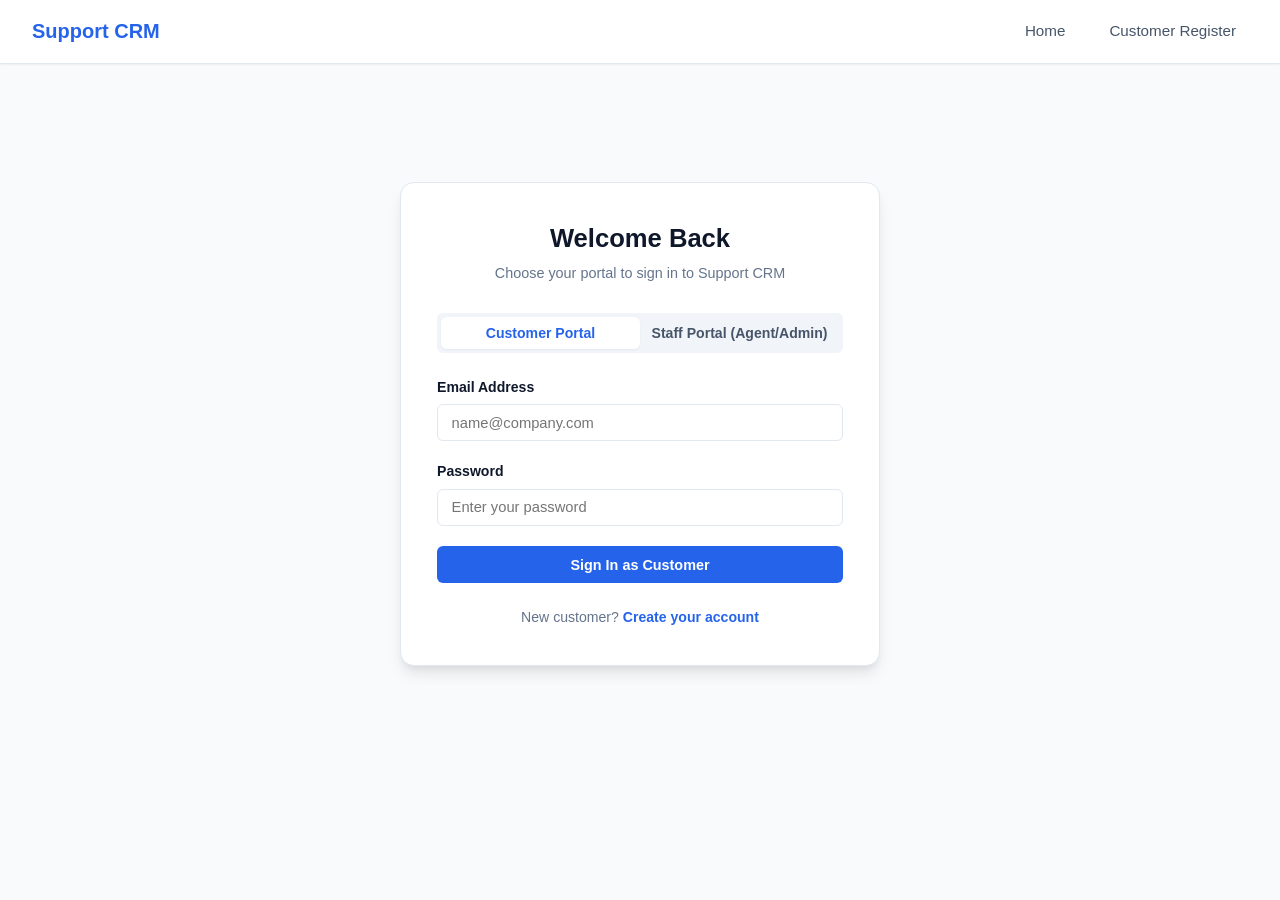
<file: frontend/customer/create-ticket.html>
<!DOCTYPE html>
<html lang="en">
<head>
    <meta charset="UTF-8">
    <meta name="viewport" content="width=device-width, initial-scale=1.0">
    <title>Create Ticket - Support CRM</title>
    <link rel="stylesheet" href="../css/style.css">
</head>
<body>
    <nav class="navbar">
        <a href="dashboard.html" class="nav-brand">
            <span>Support CRM</span>
            <span class="brand-badge">Customer</span>
        </a>
        <div class="nav-links">
            <a href="dashboard.html">Dashboard</a>
            <a href="tickets.html">My Tickets</a>
            <a href="create-ticket.html" class="active">Create Ticket</a>
            <a href="profile.html">Profile</a>
        </div>
        <div class="nav-user">
            <div class="user-badge">
                <span id="nav-user-name">Customer</span>
            </div>
            <button onclick="Auth.logout()" class="btn btn-secondary btn-sm">Sign Out</button>
        </div>
    </nav>

    <div class="container" style="max-width: 760px;">
        <div class="page-header">
            <div>
                <h1 class="page-title">Submit Support Ticket</h1>
                <p class="page-subtitle">Describe your request or technical issue below</p>
            </div>
            <div>
                <a href="tickets.html" class="btn btn-secondary">&larr; Back to Tickets</a>
            </div>
        </div>

        <div class="card">
            <div class="card-body">
                <div id="ticket-alert" class="alert"></div>

                <form id="create-ticket-form" onsubmit="CustomerApp.handleCreateTicket(event)">
                    <div class="form-group">
                        <label class="form-label" for="ticket-title">Ticket Subject / Title *</label>
                        <input type="text" id="ticket-title" class="form-control" placeholder="Brief summary of the issue (e.g. Cannot log in to email)" required>
                    </div>

                    <div class="form-group">
                        <label class="form-label" for="ticket-priority">Priority Level</label>
                        <select id="ticket-priority" class="form-control">
                            <option value="low">Low - General inquiry or minor suggestion</option>
                            <option value="medium" selected>Medium - Normal issue impacting non-critical work</option>
                            <option value="high">High - Significant issue with high business impact</option>
                            <option value="urgent">Urgent - Critical blocker or system outage</option>
                        </select>
                    </div>

                    <div class="form-group">
                        <label class="form-label" for="ticket-description">Detailed Description *</label>
                        <textarea id="ticket-description" class="form-control" rows="6" placeholder="Provide specific steps to reproduce the issue, error messages received, or context..." required></textarea>
                    </div>

                    <div style="background-color: var(--primary-light); border: 1px solid var(--primary-border); padding: 0.85rem 1rem; border-radius: var(--radius-sm); margin-bottom: 1.5rem; font-size: 0.85rem; color: #1e3a8a;">
                        ℹ️ <strong>Note:</strong> Your ticket will be automatically associated with your authenticated customer account and queued for support agent review.
                    </div>

                    <div style="display: flex; gap: 1rem; justify-content: flex-end;">
                        <a href="tickets.html" class="btn btn-secondary">Cancel</a>
                        <button type="submit" id="submit-btn" class="btn btn-primary" style="padding-left: 2rem; padding-right: 2rem;">Submit Ticket</button>
                    </div>
                </form>
            </div>
        </div>
    </div>

    <footer>
        <p>&copy; 2026 Support CRM Platform &bull; Customer Portal</p>
    </footer>

    <script src="../js/api.js"></script>
    <script src="../js/auth.js"></script>
    <script src="../js/customer.js"></script>
    <script>
        document.addEventListener("DOMContentLoaded", () => {
            Auth.requireAuth("customer");
        });
    </script>
</body>
</html>
</file>
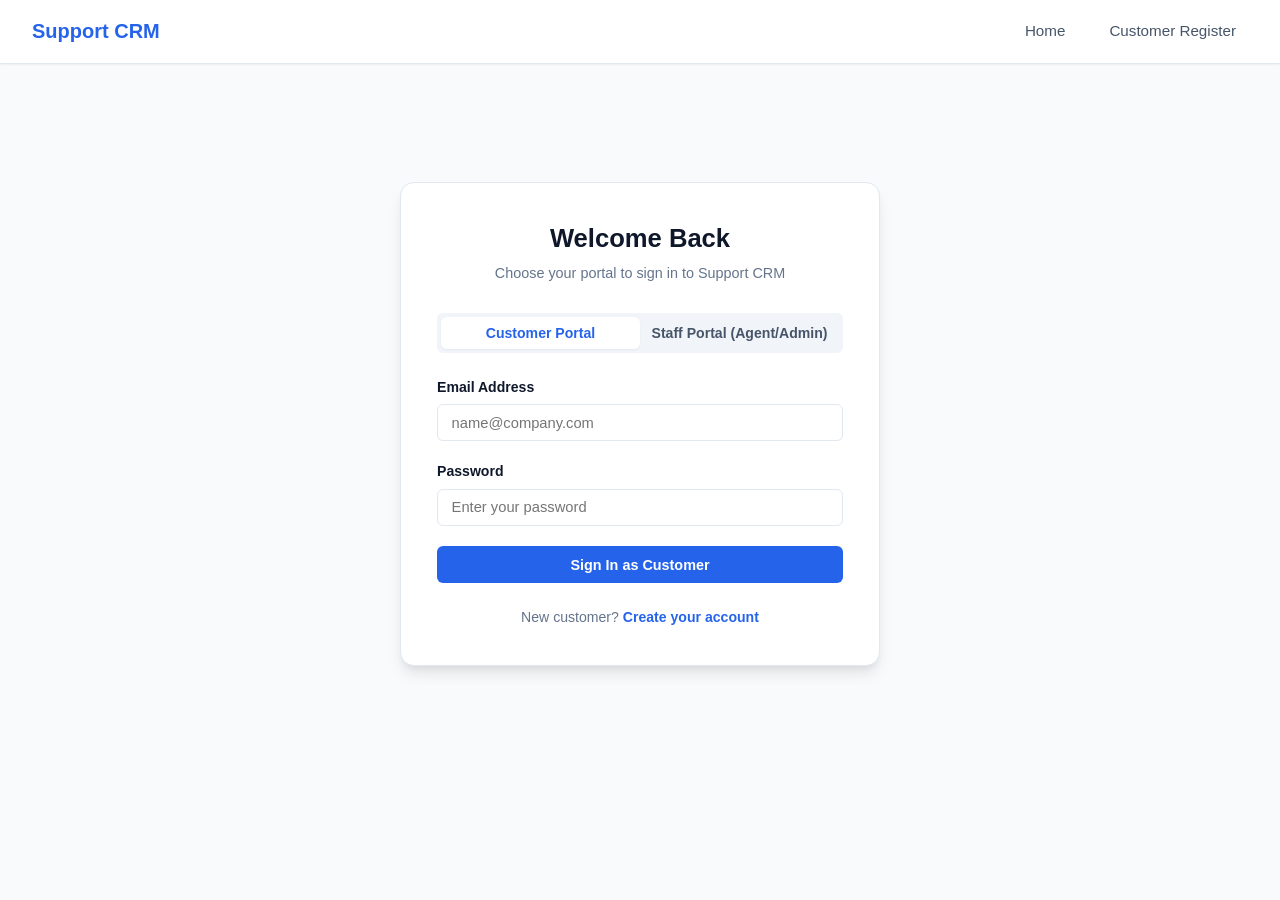
<file: frontend/customer/dashboard.html>
<!DOCTYPE html>
<html lang="en">
<head>
    <meta charset="UTF-8">
    <meta name="viewport" content="width=device-width, initial-scale=1.0">
    <title>Customer Dashboard - Support CRM</title>
    <link rel="stylesheet" href="../css/style.css">
</head>
<body>
    <nav class="navbar">
        <a href="dashboard.html" class="nav-brand">
            <span>Support CRM</span>
            <span class="brand-badge">Customer</span>
        </a>
        <div class="nav-links">
            <a href="dashboard.html" class="active">Dashboard</a>
            <a href="tickets.html">My Tickets</a>
            <a href="create-ticket.html">Create Ticket</a>
            <a href="profile.html">Profile</a>
        </div>
        <div class="nav-user">
            <div class="user-badge">
                <span id="nav-user-name">Customer</span>
            </div>
            <button onclick="Auth.logout()" class="btn btn-secondary btn-sm">Sign Out</button>
        </div>
    </nav>

    <div class="container">
        <div class="page-header">
            <div>
                <h1 class="page-title">Welcome, <span id="welcome-name">Customer</span></h1>
                <p class="page-subtitle">Track and manage your support requests and issues</p>
            </div>
            <div style="display: flex; gap: 0.75rem;">
                <a href="create-ticket.html" class="btn btn-primary">+ Create New Ticket</a>
                <a href="tickets.html" class="btn btn-secondary">View All Tickets</a>
            </div>
        </div>

        <!-- Metrics Cards -->
        <div class="stats-grid">
            <div class="stat-card stat-primary">
                <div class="stat-icon">🎫</div>
                <div class="stat-info">
                    <div class="stat-value" id="stat-total">0</div>
                    <div class="stat-label">Total Tickets</div>
                </div>
            </div>

            <div class="stat-card stat-info-theme">
                <div class="stat-icon">📬</div>
                <div class="stat-info">
                    <div class="stat-value" id="stat-open">0</div>
                    <div class="stat-label">Open Tickets</div>
                </div>
            </div>

            <div class="stat-card stat-warning">
                <div class="stat-icon">⚙️</div>
                <div class="stat-info">
                    <div class="stat-value" id="stat-in-progress">0</div>
                    <div class="stat-label">In Progress</div>
                </div>
            </div>

            <div class="stat-card stat-success">
                <div class="stat-icon">✅</div>
                <div class="stat-info">
                    <div class="stat-value" id="stat-resolved">0</div>
                    <div class="stat-label">Resolved</div>
                </div>
            </div>
        </div>

        <!-- Recent Tickets Card -->
        <div class="card">
            <div class="card-header">
                <h2 class="card-title">Recent Support Tickets</h2>
                <a href="tickets.html" class="btn btn-secondary btn-sm">View All &rarr;</a>
            </div>
            <div class="table-responsive">
                <table class="data-table">
                    <thead>
                        <tr>
                            <th>Ticket ID</th>
                            <th>Subject</th>
                            <th>Status</th>
                            <th>Priority</th>
                            <th>Date Created</th>
                            <th>Action</th>
                        </tr>
                    </thead>
                    <tbody id="recent-tickets-tbody">
                        <tr>
                            <td colspan="6" style="text-align: center; padding: 2rem; color: var(--text-muted);">Loading tickets...</td>
                        </tr>
                    </tbody>
                </table>
            </div>
        </div>
    </div>

    <footer>
        <p>&copy; 2026 Support CRM Platform &bull; Customer Portal</p>
    </footer>

    <script src="../js/api.js"></script>
    <script src="../js/auth.js"></script>
    <script src="../js/customer.js"></script>
    <script>
        document.addEventListener("DOMContentLoaded", () => {
            CustomerApp.loadDashboard();
        });
    </script>
</body>
</html>
</file>
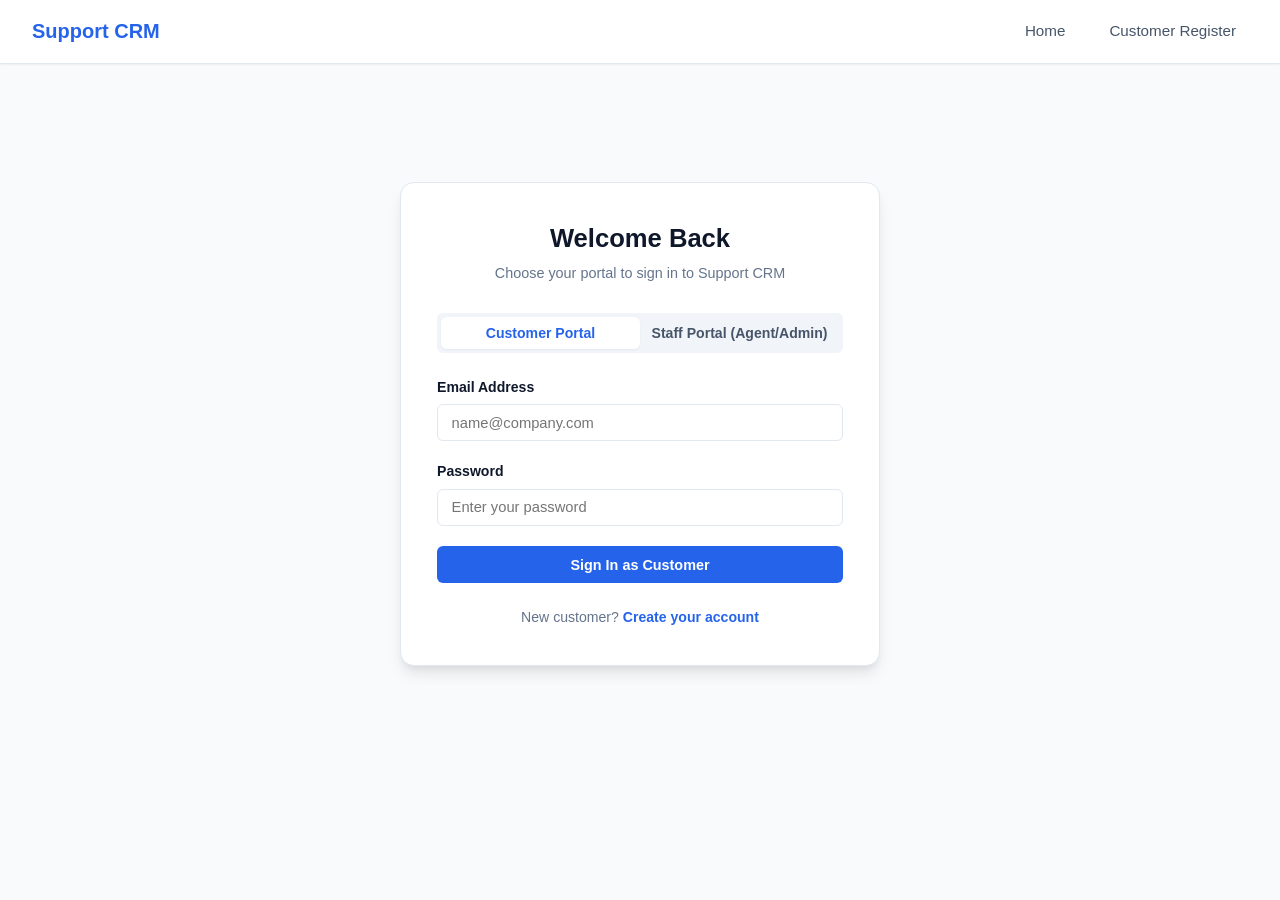
<file: frontend/customer/profile.html>
<!DOCTYPE html>
<html lang="en">
<head>
    <meta charset="UTF-8">
    <meta name="viewport" content="width=device-width, initial-scale=1.0">
    <title>Customer Profile - Support CRM</title>
    <link rel="stylesheet" href="../css/style.css">
</head>
<body>
    <nav class="navbar">
        <a href="dashboard.html" class="nav-brand">
            <span>Support CRM</span>
            <span class="brand-badge">Customer</span>
        </a>
        <div class="nav-links">
            <a href="dashboard.html">Dashboard</a>
            <a href="tickets.html">My Tickets</a>
            <a href="create-ticket.html">Create Ticket</a>
            <a href="profile.html" class="active">Profile</a>
        </div>
        <div class="nav-user">
            <div class="user-badge">
                <span id="nav-user-name">Customer</span>
            </div>
            <button onclick="Auth.logout()" class="btn btn-secondary btn-sm">Sign Out</button>
        </div>
    </nav>

    <div class="container" style="max-width: 680px;">
        <div class="page-header">
            <div>
                <h1 class="page-title">My Account Profile</h1>
                <p class="page-subtitle">Manage your personal and company contact details</p>
            </div>
        </div>

        <div class="card">
            <div class="card-body">
                <div id="profile-alert" class="alert"></div>

                <form onsubmit="CustomerApp.handleUpdateProfile(event)">
                    <div class="form-group">
                        <label class="form-label" for="prof-name">Full Name</label>
                        <input type="text" id="prof-name" class="form-control" required>
                    </div>

                    <div class="form-group">
                        <label class="form-label" for="prof-email">Email Address</label>
                        <input type="email" id="prof-email" class="form-control" disabled style="background-color: var(--secondary-light); cursor: not-allowed;">
                        <small style="color: var(--text-muted);">Email address serves as your primary account identifier and cannot be modified.</small>
                    </div>

                    <div class="form-row">
                        <div class="form-group">
                            <label class="form-label" for="prof-phone">Phone Number</label>
                            <input type="tel" id="prof-phone" class="form-control" placeholder="+1 555-0199">
                        </div>
                        <div class="form-group">
                            <label class="form-label" for="prof-company">Company</label>
                            <input type="text" id="prof-company" class="form-control" placeholder="Company Name">
                        </div>
                    </div>

                    <div class="form-group">
                        <label class="form-label" for="prof-notes">Account Notes / Preferences</label>
                        <textarea id="prof-notes" class="form-control" rows="3" placeholder="Preferences or notes..."></textarea>
                    </div>

                    <div style="display: flex; justify-content: flex-end; margin-top: 1.5rem;">
                        <button type="submit" id="prof-btn" class="btn btn-primary">Save Changes</button>
                    </div>
                </form>
            </div>
        </div>
    </div>

    <footer>
        <p>&copy; 2026 Support CRM Platform &bull; Customer Portal</p>
    </footer>

    <script src="../js/api.js"></script>
    <script src="../js/auth.js"></script>
    <script src="../js/customer.js"></script>
    <script>
        document.addEventListener("DOMContentLoaded", () => {
            CustomerApp.loadProfile();
        });
    </script>
</body>
</html>
</file>
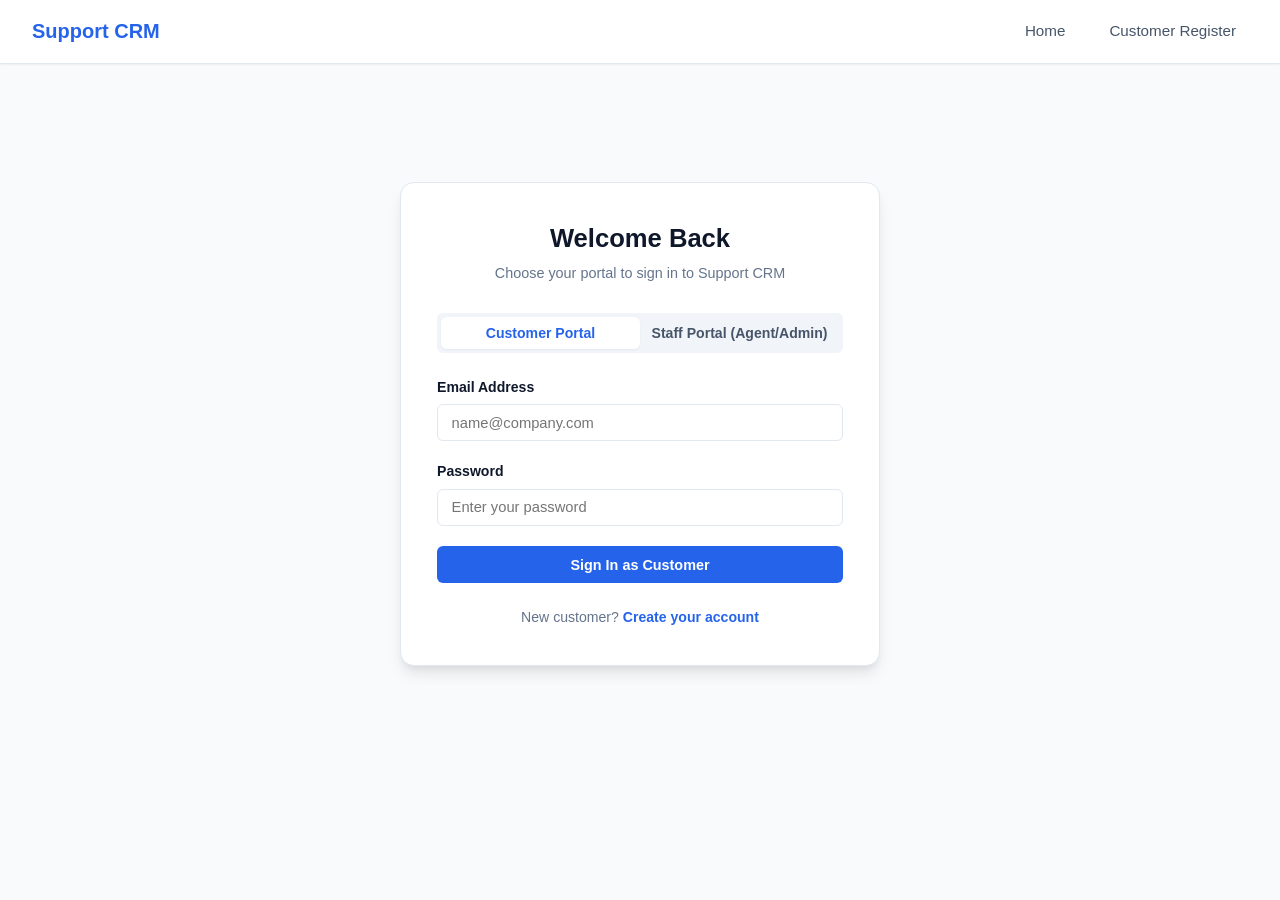
<file: frontend/customer/ticket-detail.html>
<!DOCTYPE html>
<html lang="en">
<head>
    <meta charset="UTF-8">
    <meta name="viewport" content="width=device-width, initial-scale=1.0">
    <title>Ticket Details - Support CRM</title>
    <link rel="stylesheet" href="../css/style.css">
</head>
<body>
    <nav class="navbar">
        <a href="dashboard.html" class="nav-brand">
            <span>Support CRM</span>
            <span class="brand-badge">Customer</span>
        </a>
        <div class="nav-links">
            <a href="dashboard.html">Dashboard</a>
            <a href="tickets.html" class="active">My Tickets</a>
            <a href="create-ticket.html">Create Ticket</a>
            <a href="profile.html">Profile</a>
        </div>
        <div class="nav-user">
            <div class="user-badge">
                <span id="nav-user-name">Customer</span>
            </div>
            <button onclick="Auth.logout()" class="btn btn-secondary btn-sm">Sign Out</button>
        </div>
    </nav>

    <div class="container">
        <div class="page-header">
            <div>
                <a href="tickets.html" style="color: var(--secondary); text-decoration: none; font-size: 0.88rem; font-weight: 600;">&larr; Back to My Tickets</a>
                <h1 class="page-title" style="margin-top: 0.5rem;">
                    <span id="ticket-id-display">#...</span>: <span id="ticket-title-display">Loading...</span>
                </h1>
            </div>
            <div style="display: flex; gap: 0.5rem; align-items: center;">
                <span id="ticket-status-badge"></span>
                <span id="ticket-priority-badge"></span>
            </div>
        </div>

        <div style="display: grid; grid-template-columns: 2fr 1fr; gap: 1.5rem; align-items: start;">
            <!-- Left Column: Details & Communication Logs -->
            <div>
                <!-- Issue Description Card -->
                <div class="card">
                    <div class="card-header">
                        <h2 class="card-title">Description</h2>
                    </div>
                    <div class="card-body">
                        <p id="ticket-description-text" style="white-space: pre-wrap; font-size: 0.95rem; line-height: 1.6;"></p>
                    </div>
                </div>

                <!-- Conversation & Updates History -->
                <div class="card">
                    <div class="card-header">
                        <h2 class="card-title">Communication History & Updates</h2>
                    </div>
                    <div class="card-body">
                        <div id="timeline-container" class="timeline">
                            <p style="color: var(--text-muted); font-size: 0.9rem;">Loading communication log...</p>
                        </div>

                        <!-- Add Message Form -->
                        <div style="margin-top: 2rem; border-top: 1px solid var(--border-color); padding-top: 1.5rem;">
                            <h3 style="font-size: 1rem; font-weight: 600; margin-bottom: 0.75rem;">Reply or Add Comment</h3>
                            <form onsubmit="CustomerApp.handleAddLog(event)">
                                <div class="form-group">
                                    <textarea id="log-content" class="form-control" rows="3" placeholder="Type a message or additional details for the support agent..." required></textarea>
                                </div>
                                <button type="submit" id="send-log-btn" class="btn btn-primary btn-sm">Send Message</button>
                            </form>
                        </div>
                    </div>
                </div>
            </div>

            <!-- Right Column: Metadata Sidebar -->
            <div>
                <div class="card">
                    <div class="card-header">
                        <h2 class="card-title">Ticket Information</h2>
                    </div>
                    <div class="card-body" style="font-size: 0.9rem;">
                        <div style="margin-bottom: 1rem;">
                            <span style="color: var(--text-muted); display: block; font-size: 0.8rem; font-weight: 600; text-transform: uppercase;">Created On</span>
                            <span id="ticket-created-at" style="font-weight: 500;">-</span>
                        </div>
                        <div style="margin-bottom: 1rem;">
                            <span style="color: var(--text-muted); display: block; font-size: 0.8rem; font-weight: 600; text-transform: uppercase;">Assigned Support Agent</span>
                            <span id="ticket-agent-name" style="font-weight: 600; color: var(--primary);">-</span>
                        </div>
                    </div>
                </div>
            </div>
        </div>
    </div>

    <footer>
        <p>&copy; 2026 Support CRM Platform &bull; Customer Portal</p>
    </footer>

    <script src="../js/api.js"></script>
    <script src="../js/auth.js"></script>
    <script src="../js/customer.js"></script>
    <script>
        document.addEventListener("DOMContentLoaded", () => {
            CustomerApp.loadTicketDetail();
        });
    </script>
</body>
</html>
</file>
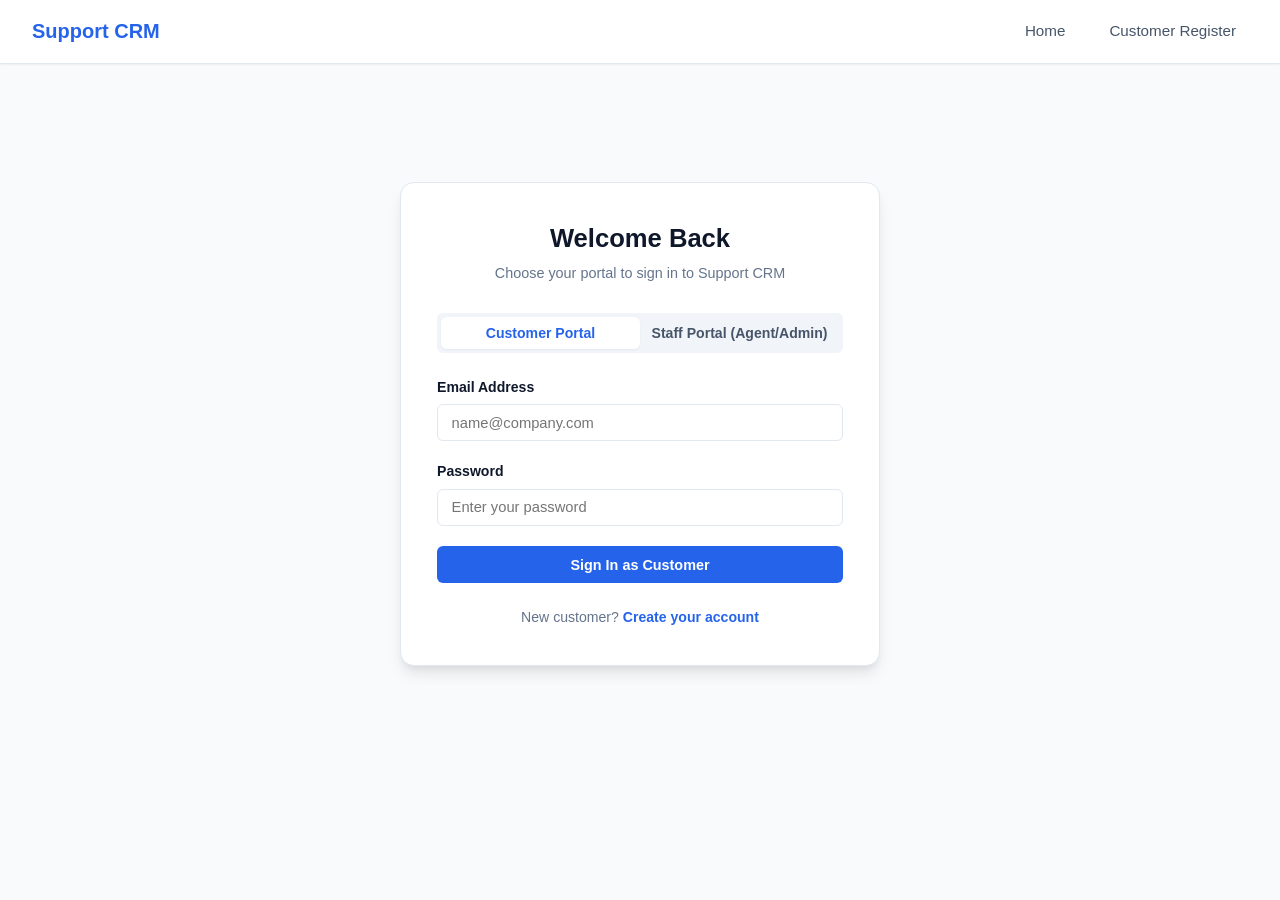
<file: frontend/customer/tickets.html>
<!DOCTYPE html>
<html lang="en">
<head>
    <meta charset="UTF-8">
    <meta name="viewport" content="width=device-width, initial-scale=1.0">
    <title>My Tickets - Support CRM</title>
    <link rel="stylesheet" href="../css/style.css">
</head>
<body>
    <nav class="navbar">
        <a href="dashboard.html" class="nav-brand">
            <span>Support CRM</span>
            <span class="brand-badge">Customer</span>
        </a>
        <div class="nav-links">
            <a href="dashboard.html">Dashboard</a>
            <a href="tickets.html" class="active">My Tickets</a>
            <a href="create-ticket.html">Create Ticket</a>
            <a href="profile.html">Profile</a>
        </div>
        <div class="nav-user">
            <div class="user-badge">
                <span id="nav-user-name">Customer</span>
            </div>
            <button onclick="Auth.logout()" class="btn btn-secondary btn-sm">Sign Out</button>
        </div>
    </nav>

    <div class="container">
        <div class="page-header">
            <div>
                <h1 class="page-title">My Support Tickets</h1>
                <p class="page-subtitle">View and monitor the progress of your submitted issues</p>
            </div>
            <div>
                <a href="create-ticket.html" class="btn btn-primary">+ Create New Ticket</a>
            </div>
        </div>

        <div class="card">
            <!-- Filter Bar -->
            <div class="card-header" style="flex-wrap: wrap; gap: 1rem;">
                <div style="display: flex; gap: 0.75rem; flex: 1; min-width: 260px;">
                    <input type="text" id="search-input" class="form-control" placeholder="Search by title or #ID..." oninput="CustomerApp.filterTickets()">
                </div>
                <div style="display: flex; gap: 0.75rem; flex-wrap: wrap;">
                    <select id="filter-status" class="form-control" style="width: auto;" onchange="CustomerApp.filterTickets()">
                        <option value="">All Statuses</option>
                        <option value="open">Open</option>
                        <option value="in-progress">In Progress</option>
                        <option value="resolved">Resolved</option>
                        <option value="closed">Closed</option>
                    </select>

                    <select id="filter-priority" class="form-control" style="width: auto;" onchange="CustomerApp.filterTickets()">
                        <option value="">All Priorities</option>
                        <option value="low">Low</option>
                        <option value="medium">Medium</option>
                        <option value="high">High</option>
                        <option value="urgent">Urgent</option>
                    </select>
                </div>
            </div>

            <!-- Tickets Table -->
            <div class="table-responsive">
                <table class="data-table">
                    <thead>
                        <tr>
                            <th>Ticket ID</th>
                            <th>Subject / Title</th>
                            <th>Status</th>
                            <th>Priority</th>
                            <th>Created Date</th>
                            <th>Assigned Agent</th>
                            <th>Action</th>
                        </tr>
                    </thead>
                    <tbody id="tickets-tbody">
                        <tr>
                            <td colspan="7" style="text-align: center; padding: 2.5rem; color: var(--text-muted);">Loading tickets...</td>
                        </tr>
                    </tbody>
                </table>
            </div>
        </div>
    </div>

    <footer>
        <p>&copy; 2026 Support CRM Platform &bull; Customer Portal</p>
    </footer>

    <script src="../js/api.js"></script>
    <script src="../js/auth.js"></script>
    <script src="../js/customer.js"></script>
    <script>
        document.addEventListener("DOMContentLoaded", () => {
            CustomerApp.loadTicketsList();
        });
    </script>
</body>
</html>
</file>
<file: frontend/css/style.css>
/* ========================================================
   Support CRM - Modern, Clean & Professional Stylesheet
   Pure CSS without external framework dependencies
   ======================================================== */

:root {
    --primary: #2563eb;
    --primary-dark: #1d4ed8;
    --primary-light: #eff6ff;
    --primary-border: #bfdbfe;
    
    --secondary: #475569;
    --secondary-light: #f1f5f9;
    
    --success: #16a34a;
    --success-light: #dcfce7;
    --success-border: #86efac;
    
    --warning: #d97706;
    --warning-light: #fef3c7;
    --warning-border: #fde68a;
    
    --danger: #dc2626;
    --danger-light: #fee2e2;
    --danger-border: #fca5a5;
    
    --info: #0284c7;
    --info-light: #e0f2fe;
    
    --bg-main: #f8fafc;
    --bg-card: #ffffff;
    --text-main: #0f172a;
    --text-muted: #64748b;
    --border-color: #e2e8f0;
    
    --shadow-sm: 0 1px 2px 0 rgba(0, 0, 0, 0.05);
    --shadow-md: 0 4px 6px -1px rgba(0, 0, 0, 0.1), 0 2px 4px -1px rgba(0, 0, 0, 0.06);
    --shadow-lg: 0 10px 15px -3px rgba(0, 0, 0, 0.1), 0 4px 6px -2px rgba(0, 0, 0, 0.05);
    
    --radius-sm: 6px;
    --radius-md: 10px;
    --radius-lg: 14px;
    --radius-full: 9999px;
    
    --font-sans: -apple-system, BlinkMacSystemFont, "Segoe UI", Roboto, "Helvetica Neue", Arial, sans-serif;
}

* {
    margin: 0;
    padding: 0;
    box-sizing: border-box;
}

body {
    font-family: var(--font-sans);
    background-color: var(--bg-main);
    color: var(--text-main);
    line-height: 1.5;
    min-height: 100vh;
    display: flex;
    flex-direction: column;
}

/* ================= NAVIGATION ================= */
.navbar {
    background-color: var(--bg-card);
    border-bottom: 1px solid var(--border-color);
    padding: 0.85rem 2rem;
    display: flex;
    align-items: center;
    justify-content: space-between;
    position: sticky;
    top: 0;
    z-index: 100;
    box-shadow: var(--shadow-sm);
}

.nav-brand {
    display: flex;
    align-items: center;
    gap: 0.75rem;
    font-size: 1.25rem;
    font-weight: 700;
    color: var(--primary);
    text-decoration: none;
}

.nav-brand .brand-badge {
    font-size: 0.75rem;
    background-color: var(--primary-light);
    color: var(--primary);
    padding: 0.15rem 0.6rem;
    border-radius: var(--radius-full);
    border: 1px solid var(--primary-border);
    font-weight: 600;
}

.nav-links {
    display: flex;
    align-items: center;
    gap: 1.25rem;
    list-style: none;
}

.nav-links a {
    color: var(--secondary);
    text-decoration: none;
    font-size: 0.95rem;
    font-weight: 500;
    padding: 0.4rem 0.75rem;
    border-radius: var(--radius-sm);
    transition: all 0.2s ease;
}

.nav-links a:hover, .nav-links a.active {
    color: var(--primary);
    background-color: var(--primary-light);
}

.nav-user {
    display: flex;
    align-items: center;
    gap: 1rem;
}

.user-badge {
    display: flex;
    align-items: center;
    gap: 0.5rem;
    padding: 0.35rem 0.85rem;
    background-color: var(--secondary-light);
    border-radius: var(--radius-full);
    font-size: 0.85rem;
    font-weight: 500;
}

/* ================= LAYOUT CONTAINER ================= */
.container {
    max-width: 1200px;
    margin: 2rem auto;
    padding: 0 1.5rem;
    width: 100%;
    flex: 1;
}

.page-header {
    display: flex;
    justify-content: space-between;
    align-items: center;
    margin-bottom: 2rem;
    flex-wrap: wrap;
    gap: 1rem;
}

.page-title {
    font-size: 1.75rem;
    font-weight: 700;
    color: var(--text-main);
}

.page-subtitle {
    color: var(--text-muted);
    font-size: 0.95rem;
    margin-top: 0.25rem;
}

/* ================= METRIC STATS CARDS ================= */
.stats-grid {
    display: grid;
    grid-template-columns: repeat(auto-fit, minmax(220px, 1fr));
    gap: 1.25rem;
    margin-bottom: 2rem;
}

.stat-card {
    background-color: var(--bg-card);
    border: 1px solid var(--border-color);
    border-radius: var(--radius-md);
    padding: 1.25rem;
    display: flex;
    align-items: center;
    gap: 1rem;
    box-shadow: var(--shadow-sm);
    transition: transform 0.2s, box-shadow 0.2s;
}

.stat-card:hover {
    transform: translateY(-2px);
    box-shadow: var(--shadow-md);
}

.stat-icon {
    width: 48px;
    height: 48px;
    border-radius: var(--radius-md);
    display: flex;
    align-items: center;
    justify-content: center;
    font-size: 1.5rem;
}

.stat-info .stat-value {
    font-size: 1.75rem;
    font-weight: 700;
    line-height: 1.2;
}

.stat-info .stat-label {
    font-size: 0.85rem;
    color: var(--text-muted);
    font-weight: 500;
}

.stat-primary .stat-icon { background-color: var(--primary-light); color: var(--primary); }
.stat-warning .stat-icon { background-color: var(--warning-light); color: var(--warning); }
.stat-info-theme .stat-icon { background-color: var(--info-light); color: var(--info); }
.stat-success .stat-icon { background-color: var(--success-light); color: var(--success); }

/* ================= CARDS & PANELS ================= */
.card {
    background-color: var(--bg-card);
    border: 1px solid var(--border-color);
    border-radius: var(--radius-md);
    box-shadow: var(--shadow-sm);
    margin-bottom: 1.5rem;
    overflow: hidden;
}

.card-header {
    padding: 1.25rem 1.5rem;
    border-bottom: 1px solid var(--border-color);
    display: flex;
    justify-content: space-between;
    align-items: center;
    background-color: #fafbfc;
}

.card-title {
    font-size: 1.15rem;
    font-weight: 600;
    color: var(--text-main);
}

.card-body {
    padding: 1.5rem;
}

/* ================= TABLES ================= */
.table-responsive {
    overflow-x: auto;
}

.data-table {
    width: 100%;
    border-collapse: collapse;
    font-size: 0.92rem;
    text-align: left;
}

.data-table th {
    background-color: #f8fafc;
    color: var(--secondary);
    font-weight: 600;
    padding: 0.85rem 1rem;
    border-bottom: 1px solid var(--border-color);
    white-space: nowrap;
}

.data-table td {
    padding: 0.9rem 1rem;
    border-bottom: 1px solid var(--border-color);
    vertical-align: middle;
}

.data-table tbody tr:hover {
    background-color: #f8fafc;
}

/* ================= STATUS & PRIORITY BADGES ================= */
.badge {
    display: inline-flex;
    align-items: center;
    gap: 0.35rem;
    font-size: 0.75rem;
    font-weight: 600;
    padding: 0.25rem 0.65rem;
    border-radius: var(--radius-full);
    text-transform: capitalize;
}

.badge-open {
    background-color: var(--info-light);
    color: var(--info);
    border: 1px solid #bae6fd;
}

.badge-in-progress {
    background-color: var(--warning-light);
    color: var(--warning);
    border: 1px solid var(--warning-border);
}

.badge-resolved {
    background-color: var(--success-light);
    color: var(--success);
    border: 1px solid var(--success-border);
}

.badge-closed {
    background-color: var(--secondary-light);
    color: var(--secondary);
    border: 1px solid var(--border-color);
}

/* Priority Badges */
.badge-priority-low {
    background-color: #f1f5f9;
    color: #475569;
}

.badge-priority-medium {
    background-color: #e0f2fe;
    color: #0369a1;
}

.badge-priority-high {
    background-color: #fed7aa;
    color: #c2410c;
}

.badge-priority-urgent {
    background-color: #fee2e2;
    color: #b91c1c;
    font-weight: 700;
}

/* ================= BUTTONS ================= */
.btn {
    display: inline-flex;
    align-items: center;
    justify-content: center;
    gap: 0.4rem;
    font-size: 0.9rem;
    font-weight: 600;
    padding: 0.55rem 1.1rem;
    border-radius: var(--radius-sm);
    border: 1px solid transparent;
    cursor: pointer;
    text-decoration: none;
    transition: all 0.2s ease;
    line-height: 1.25;
}

.btn-primary {
    background-color: var(--primary);
    color: #ffffff;
}

.btn-primary:hover {
    background-color: var(--primary-dark);
}

.btn-secondary {
    background-color: #ffffff;
    color: var(--secondary);
    border-color: var(--border-color);
}

.btn-secondary:hover {
    background-color: var(--secondary-light);
    color: var(--text-main);
}

.btn-success {
    background-color: var(--success);
    color: #ffffff;
}

.btn-success:hover {
    background-color: #15803d;
}

.btn-danger {
    background-color: var(--danger);
    color: #ffffff;
}

.btn-danger:hover {
    background-color: #b91c1c;
}

.btn-sm {
    padding: 0.35rem 0.7rem;
    font-size: 0.8rem;
}

.btn-block {
    width: 100%;
}

/* ================= FORMS ================= */
.form-group {
    margin-bottom: 1.25rem;
}

.form-label {
    display: block;
    font-size: 0.88rem;
    font-weight: 600;
    color: var(--text-main);
    margin-bottom: 0.4rem;
}

.form-control {
    width: 100%;
    padding: 0.6rem 0.85rem;
    font-size: 0.92rem;
    border: 1px solid var(--border-color);
    border-radius: var(--radius-sm);
    background-color: #ffffff;
    color: var(--text-main);
    font-family: inherit;
    transition: border-color 0.2s, box-shadow 0.2s;
}

.form-control:focus {
    outline: none;
    border-color: var(--primary);
    box-shadow: 0 0 0 3px rgba(37, 99, 235, 0.15);
}

textarea.form-control {
    resize: vertical;
    min-height: 100px;
}

.form-row {
    display: grid;
    grid-template-columns: repeat(auto-fit, minmax(240px, 1fr));
    gap: 1rem;
}

/* ================= AUTH FORMS ================= */
.auth-wrapper {
    min-height: 80vh;
    display: flex;
    align-items: center;
    justify-content: center;
    padding: 2rem 1rem;
}

.auth-card {
    background-color: var(--bg-card);
    border: 1px solid var(--border-color);
    border-radius: var(--radius-lg);
    box-shadow: var(--shadow-lg);
    width: 100%;
    max-width: 480px;
    padding: 2.25rem;
}

.auth-header {
    text-align: center;
    margin-bottom: 1.75rem;
}

.auth-header h2 {
    font-size: 1.6rem;
    font-weight: 700;
    margin-bottom: 0.35rem;
}

.auth-header p {
    color: var(--text-muted);
    font-size: 0.9rem;
}

.auth-tabs {
    display: flex;
    background-color: var(--secondary-light);
    border-radius: var(--radius-sm);
    padding: 0.25rem;
    margin-bottom: 1.5rem;
}

.auth-tab-btn {
    flex: 1;
    padding: 0.5rem;
    text-align: center;
    border: none;
    background: transparent;
    font-weight: 600;
    font-size: 0.88rem;
    color: var(--secondary);
    border-radius: var(--radius-sm);
    cursor: pointer;
    transition: all 0.2s;
}

.auth-tab-btn.active {
    background-color: #ffffff;
    color: var(--primary);
    box-shadow: var(--shadow-sm);
}

.auth-footer {
    text-align: center;
    margin-top: 1.5rem;
    font-size: 0.88rem;
    color: var(--text-muted);
}

.auth-footer a {
    color: var(--primary);
    text-decoration: none;
    font-weight: 600;
}

.auth-footer a:hover {
    text-decoration: underline;
}

/* ================= ALERTS & NOTIFICATIONS ================= */
.alert {
    padding: 0.85rem 1rem;
    border-radius: var(--radius-sm);
    margin-bottom: 1.25rem;
    font-size: 0.9rem;
    display: none;
    align-items: center;
    gap: 0.5rem;
}

.alert-success {
    background-color: var(--success-light);
    color: #14532d;
    border: 1px solid var(--success-border);
}

.alert-danger {
    background-color: var(--danger-light);
    color: #7f1d1d;
    border: 1px solid var(--danger-border);
}

.alert-info {
    background-color: var(--info-light);
    color: #0c4a6e;
    border: 1px solid #bae6fd;
}

/* ================= TIMELINE / COMMUNICATION LOGS ================= */
.timeline {
    position: relative;
    padding-left: 1.75rem;
    margin-top: 1.5rem;
}

.timeline::before {
    content: '';
    position: absolute;
    top: 0;
    bottom: 0;
    left: 8px;
    width: 2px;
    background-color: var(--border-color);
}

.timeline-item {
    position: relative;
    margin-bottom: 1.5rem;
}

.timeline-item::before {
    content: '';
    position: absolute;
    left: -1.75rem;
    top: 4px;
    width: 14px;
    height: 14px;
    border-radius: 50%;
    background-color: var(--primary);
    border: 2px solid #ffffff;
    box-shadow: 0 0 0 2px var(--primary-border);
}

.timeline-content {
    background-color: #fafbfc;
    border: 1px solid var(--border-color);
    border-radius: var(--radius-sm);
    padding: 0.85rem 1.15rem;
}

.timeline-header {
    display: flex;
    justify-content: space-between;
    font-size: 0.82rem;
    color: var(--text-muted);
    margin-bottom: 0.4rem;
}

.timeline-body {
    font-size: 0.92rem;
    color: var(--text-main);
}

/* ================= LANDING HERO ================= */
.hero {
    text-align: center;
    padding: 3.5rem 1rem;
    max-width: 800px;
    margin: 0 auto;
}

.hero h1 {
    font-size: 2.75rem;
    font-weight: 800;
    color: var(--text-main);
    line-height: 1.2;
    margin-bottom: 1rem;
}

.hero p {
    font-size: 1.15rem;
    color: var(--text-muted);
    margin-bottom: 2rem;
}

.portal-grid {
    display: grid;
    grid-template-columns: repeat(auto-fit, minmax(280px, 1fr));
    gap: 1.5rem;
    margin-top: 2.5rem;
    text-align: left;
}

.portal-card {
    background-color: var(--bg-card);
    border: 1px solid var(--border-color);
    border-radius: var(--radius-lg);
    padding: 2rem;
    box-shadow: var(--shadow-sm);
    transition: transform 0.2s, box-shadow 0.2s;
    display: flex;
    flex-direction: column;
    justify-content: space-between;
}

.portal-card:hover {
    transform: translateY(-4px);
    box-shadow: var(--shadow-lg);
}

.portal-card h3 {
    font-size: 1.3rem;
    font-weight: 700;
    margin-bottom: 0.5rem;
}

.portal-card p {
    color: var(--text-muted);
    font-size: 0.92rem;
    margin-bottom: 1.5rem;
    flex: 1;
}

/* ================= FOOTER ================= */
footer {
    background-color: var(--bg-card);
    border-top: 1px solid var(--border-color);
    padding: 1.25rem 2rem;
    text-align: center;
    font-size: 0.85rem;
    color: var(--text-muted);
    margin-top: auto;
}

/* Responsive adjustments */
@media (max-width: 768px) {
    .navbar {
        flex-direction: column;
        gap: 1rem;
        padding: 1rem;
    }
    .page-header {
        flex-direction: column;
        align-items: flex-start;
    }
}
</file>
